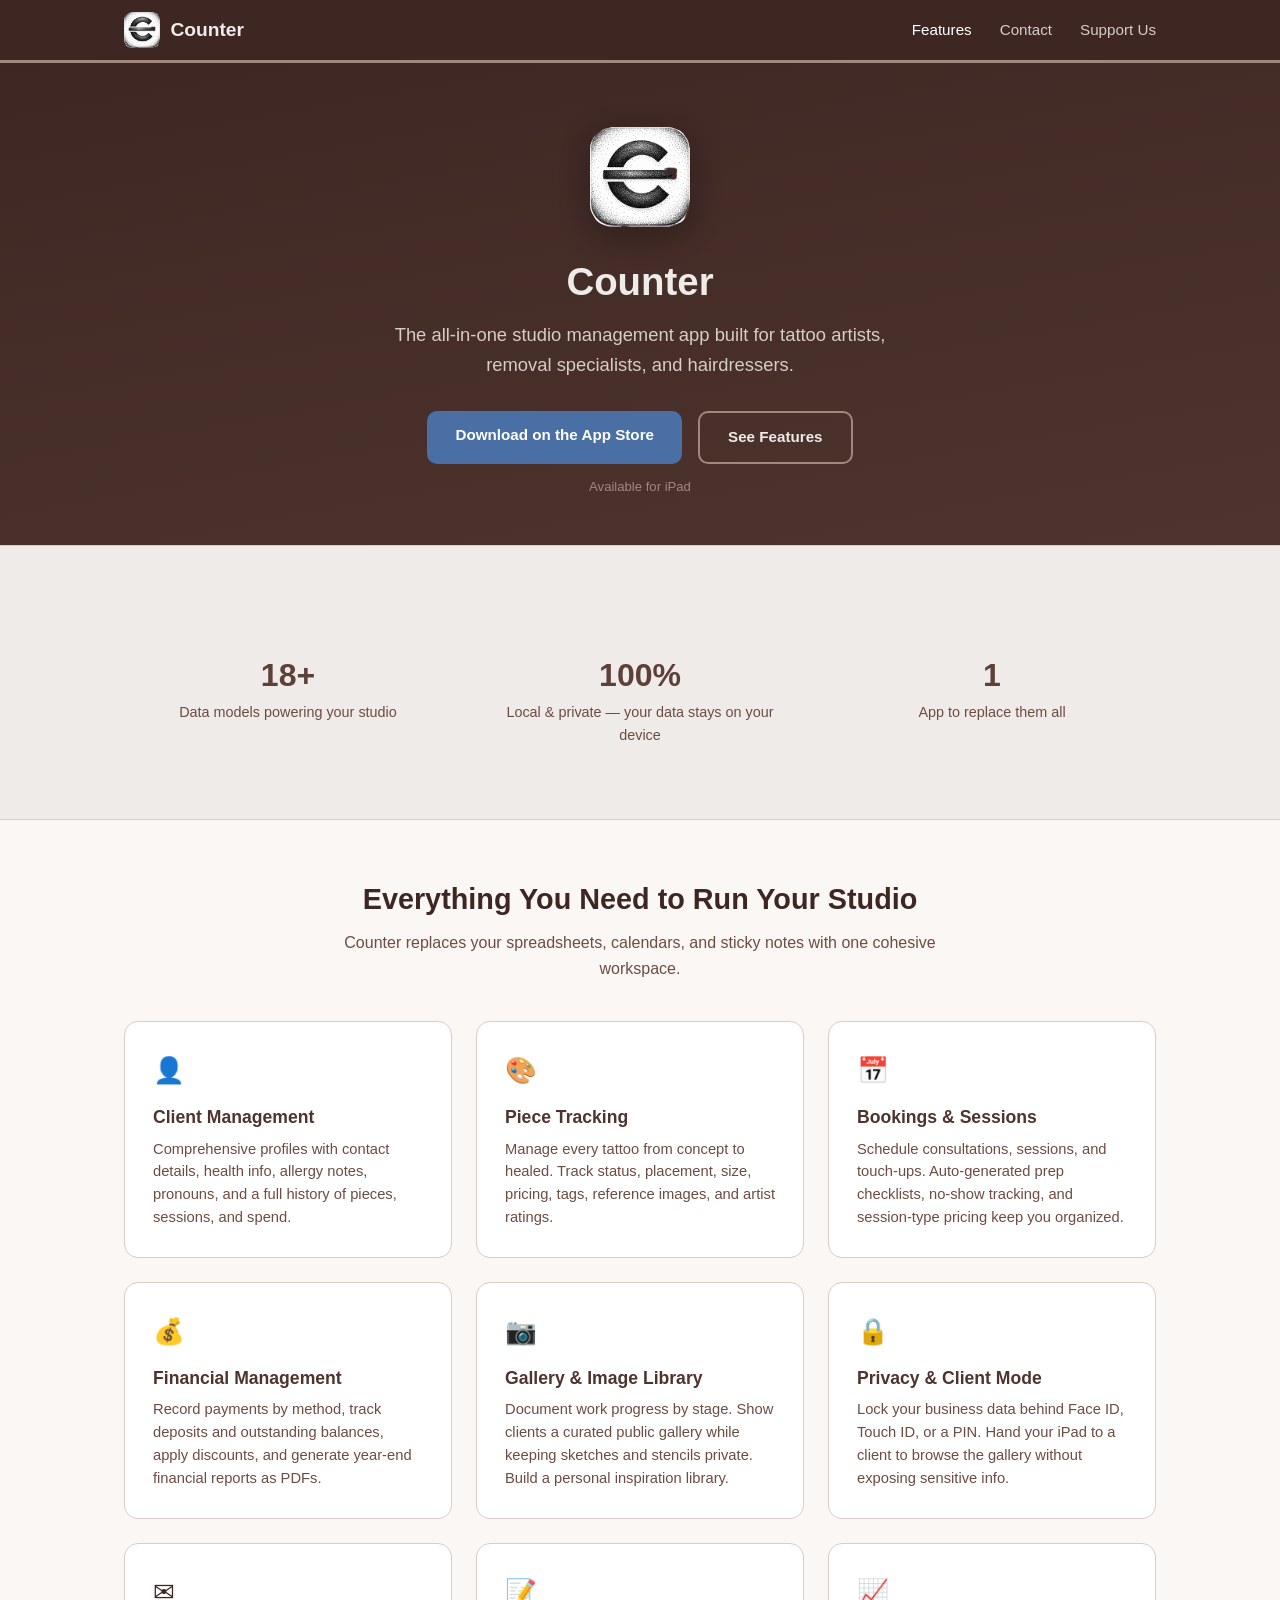
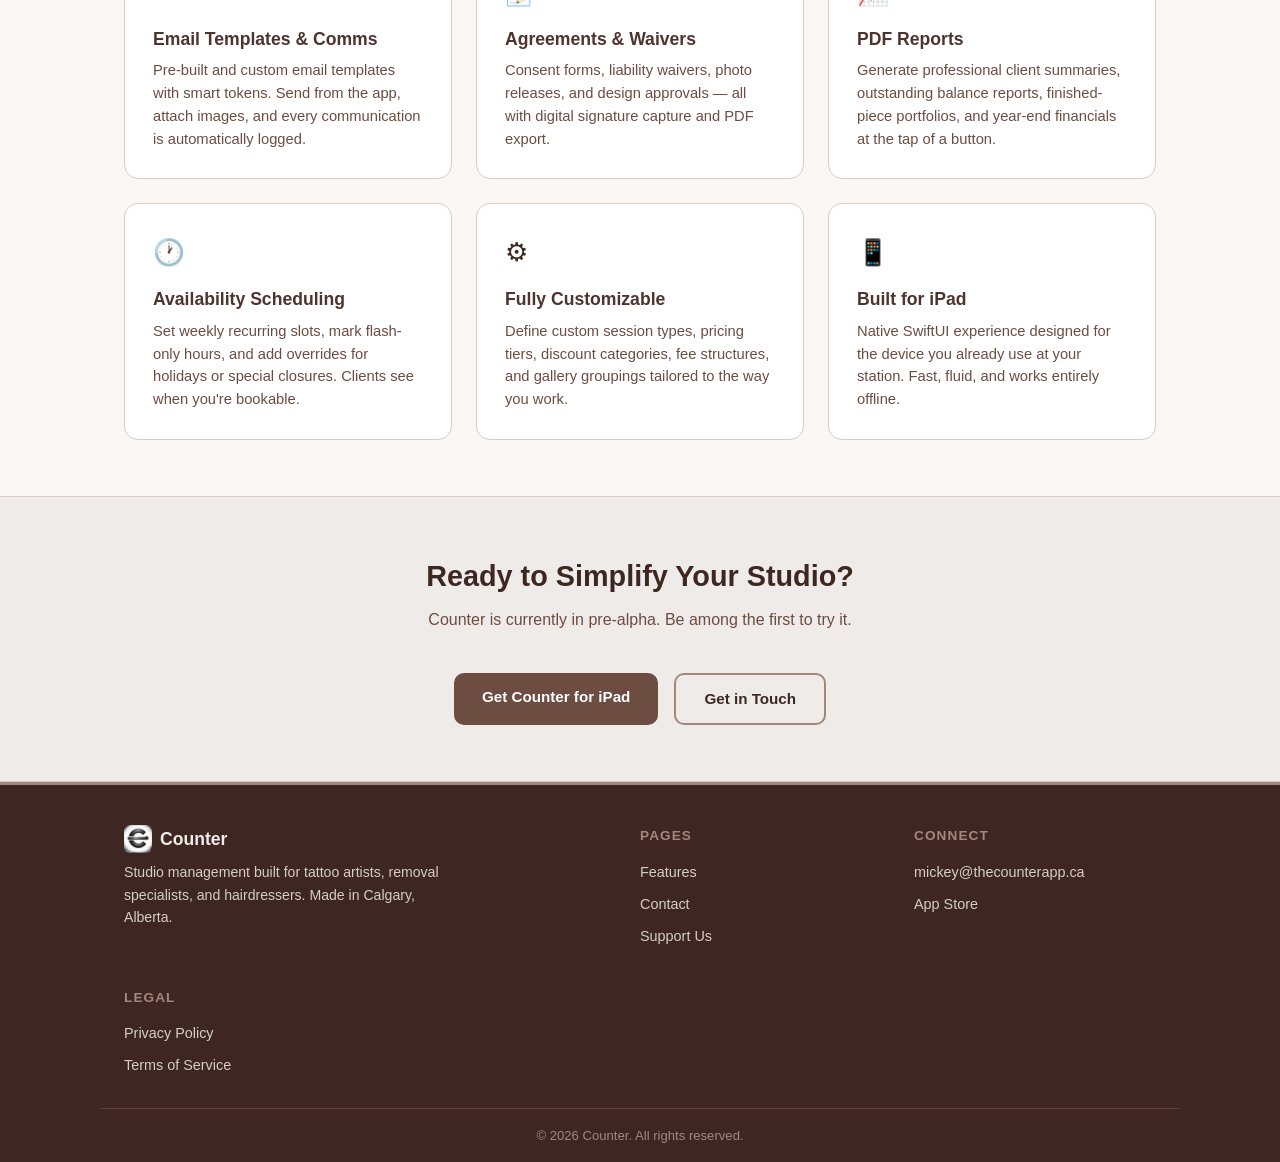
<file: docs/index.html>
<!DOCTYPE html>
<html lang="en">
<head>
  <meta charset="UTF-8">
  <meta name="viewport" content="width=device-width, initial-scale=1.0">
  <title>Counter &mdash; Studio Management for Creative Professionals</title>
  <link rel="icon" href="icon.png" type="image/png">
  <link rel="stylesheet" href="style.css">
</head>
<body>

<!-- ── Nav ── -->
<nav class="site-nav">
  <div class="nav-inner">
    <a href="index.html" class="nav-brand">
      <img src="icon.png" alt="Counter icon"> Counter
    </a>
    <button class="nav-toggle" aria-label="Menu" onclick="document.querySelector('.nav-links').classList.toggle('open')">
      <span></span><span></span><span></span>
    </button>
    <ul class="nav-links">
      <li><a href="index.html" class="active">Features</a></li>
      <li><a href="contact.html">Contact</a></li>
      <li><a href="donate.html">Support Us</a></li>
    </ul>
  </div>
</nav>

<!-- ── Hero ── -->
<header class="hero">
  <img src="icon.png" alt="Counter app icon" class="hero-icon">
  <h1>Counter</h1>
  <p class="tagline">The all-in-one studio management app built for tattoo artists, removal specialists, and hairdressers.</p>
  <div class="hero-buttons">
    <a href="#" class="btn btn-primary" onclick="alert('App Store link coming soon!');return false;">Download on the App&nbsp;Store</a>
    <a href="#features" class="btn btn-outline">See Features</a>
  </div>
  <p style="margin-top:0.75rem;font-size:0.82rem;color:var(--tan);">Available for iPad</p>
</header>

<!-- ── Stats Banner ── -->
<section class="highlight">
  <div class="section">
    <div class="highlight-grid">
      <div class="highlight-item">
        <div class="num">18+</div>
        <div class="label">Data models powering your studio</div>
      </div>
      <div class="highlight-item">
        <div class="num">100%</div>
        <div class="label">Local &amp; private &mdash; your data stays on your device</div>
      </div>
      <div class="highlight-item">
        <div class="num">1</div>
        <div class="label">App to replace them all</div>
      </div>
    </div>
  </div>
</section>

<!-- ── Features ── -->
<section class="section" id="features">
  <h2 class="section-title">Everything You Need to Run Your Studio</h2>
  <p class="section-subtitle">Counter replaces your spreadsheets, calendars, and sticky notes with one cohesive workspace.</p>

  <div class="features-grid">

    <div class="feature-card">
      <div class="icon">&#128100;</div>
      <h3>Client Management</h3>
      <p>Comprehensive profiles with contact details, health info, allergy notes, pronouns, and a full history of pieces, sessions, and spend.</p>
    </div>

    <div class="feature-card">
      <div class="icon">&#127912;</div>
      <h3>Piece Tracking</h3>
      <p>Manage every tattoo from concept to healed. Track status, placement, size, pricing, tags, reference images, and artist ratings.</p>
    </div>

    <div class="feature-card">
      <div class="icon">&#128197;</div>
      <h3>Bookings &amp; Sessions</h3>
      <p>Schedule consultations, sessions, and touch-ups. Auto-generated prep checklists, no-show tracking, and session-type pricing keep you organized.</p>
    </div>

    <div class="feature-card">
      <div class="icon">&#128176;</div>
      <h3>Financial Management</h3>
      <p>Record payments by method, track deposits and outstanding balances, apply discounts, and generate year-end financial reports as PDFs.</p>
    </div>

    <div class="feature-card">
      <div class="icon">&#128247;</div>
      <h3>Gallery &amp; Image Library</h3>
      <p>Document work progress by stage. Show clients a curated public gallery while keeping sketches and stencils private. Build a personal inspiration library.</p>
    </div>

    <div class="feature-card">
      <div class="icon">&#128274;</div>
      <h3>Privacy &amp; Client Mode</h3>
      <p>Lock your business data behind Face ID, Touch ID, or a PIN. Hand your iPad to a client to browse the gallery without exposing sensitive info.</p>
    </div>

    <div class="feature-card">
      <div class="icon">&#9993;</div>
      <h3>Email Templates &amp; Comms</h3>
      <p>Pre-built and custom email templates with smart tokens. Send from the app, attach images, and every communication is automatically logged.</p>
    </div>

    <div class="feature-card">
      <div class="icon">&#128221;</div>
      <h3>Agreements &amp; Waivers</h3>
      <p>Consent forms, liability waivers, photo releases, and design approvals &mdash; all with digital signature capture and PDF export.</p>
    </div>

    <div class="feature-card">
      <div class="icon">&#128200;</div>
      <h3>PDF Reports</h3>
      <p>Generate professional client summaries, outstanding balance reports, finished-piece portfolios, and year-end financials at the tap of a button.</p>
    </div>

    <div class="feature-card">
      <div class="icon">&#128336;</div>
      <h3>Availability Scheduling</h3>
      <p>Set weekly recurring slots, mark flash-only hours, and add overrides for holidays or special closures. Clients see when you're bookable.</p>
    </div>

    <div class="feature-card">
      <div class="icon">&#9881;</div>
      <h3>Fully Customizable</h3>
      <p>Define custom session types, pricing tiers, discount categories, fee structures, and gallery groupings tailored to the way you work.</p>
    </div>

    <div class="feature-card">
      <div class="icon">&#128241;</div>
      <h3>Built for iPad</h3>
      <p>Native SwiftUI experience designed for the device you already use at your station. Fast, fluid, and works entirely offline.</p>
    </div>

  </div>
</section>

<!-- ── CTA ── -->
<section class="highlight">
  <div class="section">
    <h2 class="section-title">Ready to Simplify Your Studio?</h2>
    <p class="section-subtitle">Counter is currently in pre-alpha. Be among the first to try it.</p>
    <div class="hero-buttons">
      <a href="#" class="btn btn-warm" onclick="alert('App Store link coming soon!');return false;">Get Counter for iPad</a>
      <a href="contact.html" class="btn btn-outline" style="color:var(--espresso);border-color:var(--tan);">Get in Touch</a>
    </div>
  </div>
</section>

<!-- ── Footer ── -->
<footer class="site-footer">
  <div class="footer-inner">
    <div>
      <div class="footer-brand"><img src="icon.png" alt="Counter"> Counter</div>
      <p style="font-size:0.88rem;max-width:320px;line-height:1.6;">Studio management built for tattoo artists, removal specialists, and hairdressers. Made in Calgary, Alberta.</p>
    </div>
    <div class="footer-col">
      <h4>Pages</h4>
      <ul>
        <li><a href="index.html">Features</a></li>
        <li><a href="contact.html">Contact</a></li>
        <li><a href="donate.html">Support Us</a></li>
      </ul>
    </div>
    <div class="footer-col">
      <h4>Connect</h4>
      <ul>
        <li><a href="mailto:mickey@thecounterapp.ca">mickey@thecounterapp.ca</a></li>
        <li><a href="#" onclick="alert('App Store link coming soon!');return false;">App Store</a></li>
      </ul>
    </div>
    <div class="footer-col">
      <h4>Legal</h4>
      <ul>
        <li><a href="privacy.html">Privacy Policy</a></li>
        <li><a href="terms.html">Terms of Service</a></li>
      </ul>
    </div>
  </div>
  <div class="footer-bottom">
    &copy; 2026 Counter. All rights reserved.
  </div>
</footer>

</body>
</html>
</file>
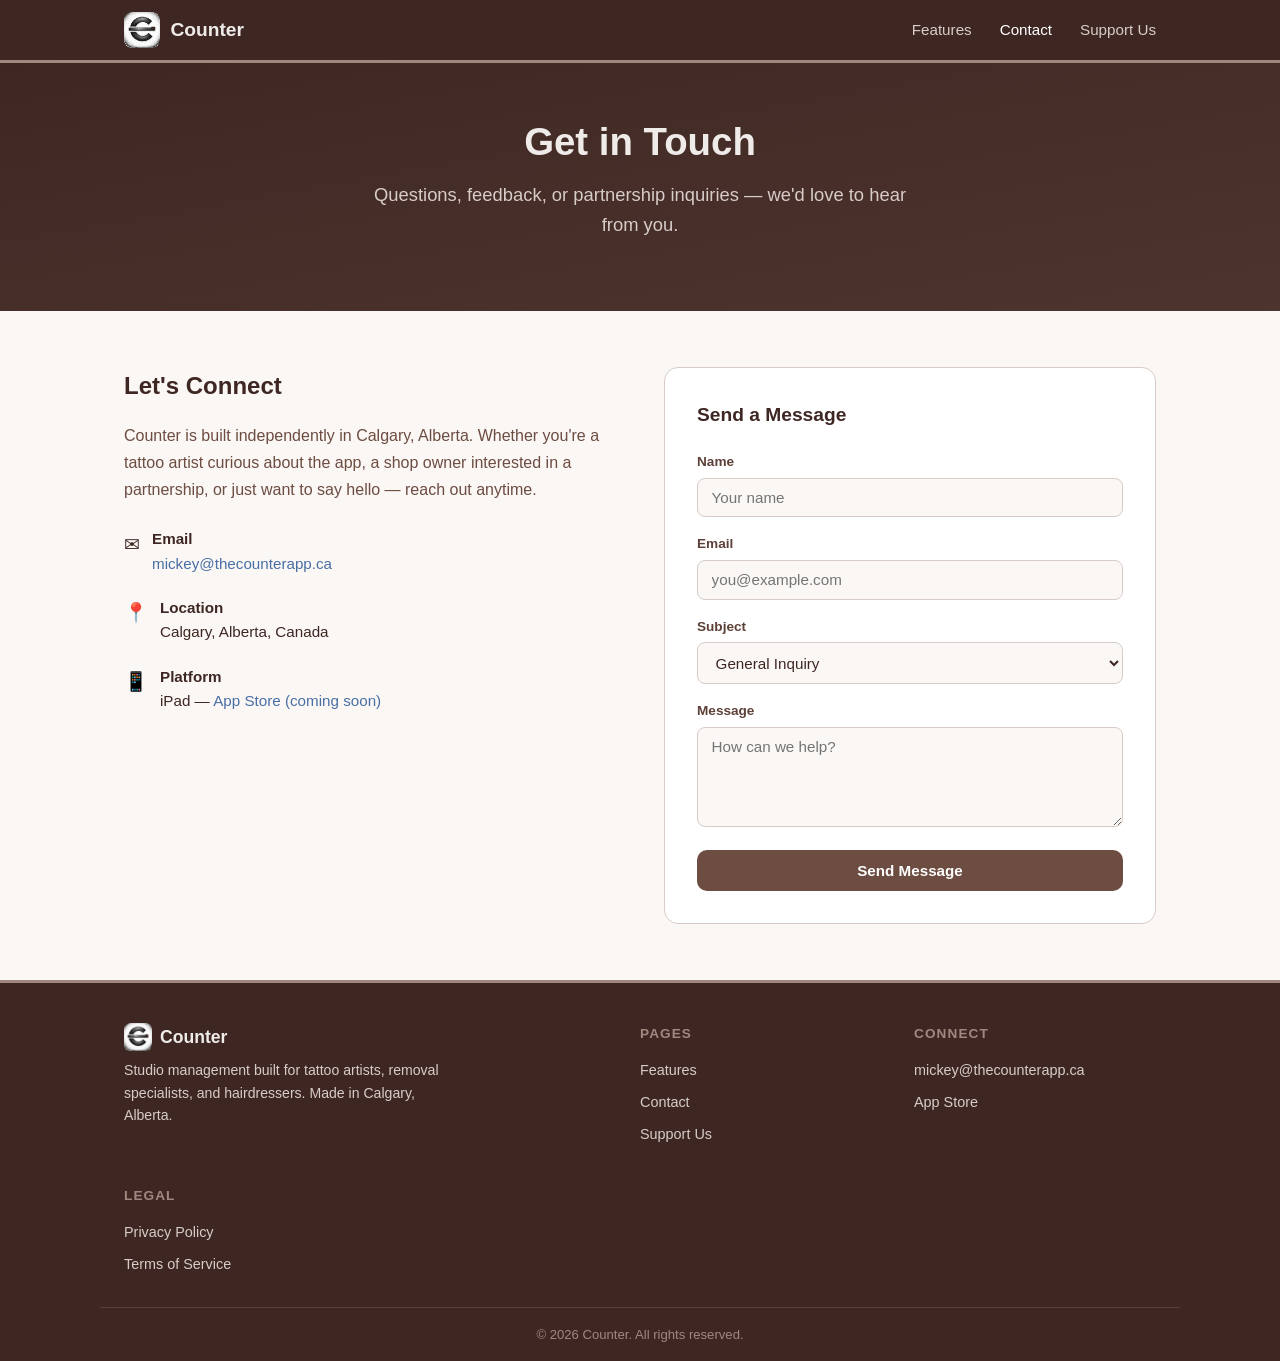
<file: docs/contact.html>
<!DOCTYPE html>
<html lang="en">
<head>
  <meta charset="UTF-8">
  <meta name="viewport" content="width=device-width, initial-scale=1.0">
  <title>Contact &mdash; Counter</title>
  <link rel="icon" href="icon.png" type="image/png">
  <link rel="stylesheet" href="style.css">
</head>
<body>

<!-- ── Nav ── -->
<nav class="site-nav">
  <div class="nav-inner">
    <a href="index.html" class="nav-brand">
      <img src="icon.png" alt="Counter icon"> Counter
    </a>
    <button class="nav-toggle" aria-label="Menu" onclick="document.querySelector('.nav-links').classList.toggle('open')">
      <span></span><span></span><span></span>
    </button>
    <ul class="nav-links">
      <li><a href="index.html">Features</a></li>
      <li><a href="contact.html" class="active">Contact</a></li>
      <li><a href="donate.html">Support Us</a></li>
    </ul>
  </div>
</nav>

<!-- ── Hero ── -->
<header class="hero" style="padding:3rem 1.5rem 2.5rem;">
  <h1>Get in Touch</h1>
  <p class="tagline">Questions, feedback, or partnership inquiries &mdash; we'd love to hear from you.</p>
</header>

<!-- ── Contact Section ── -->
<section class="section">
  <div class="contact-layout">

    <div class="contact-info">
      <h2>Let's Connect</h2>
      <p>Counter is built independently in Calgary, Alberta. Whether you're a tattoo artist curious about the app, a shop owner interested in a partnership, or just want to say hello &mdash; reach out anytime.</p>

      <div class="contact-detail">
        <div class="cd-icon">&#9993;</div>
        <div class="cd-text">
          <strong>Email</strong><br>
          <a href="mailto:mickey@thecounterapp.ca">mickey@thecounterapp.ca</a>
        </div>
      </div>

      <div class="contact-detail">
        <div class="cd-icon">&#128205;</div>
        <div class="cd-text">
          <strong>Location</strong><br>
          Calgary, Alberta, Canada
        </div>
      </div>

      <div class="contact-detail">
        <div class="cd-icon">&#128241;</div>
        <div class="cd-text">
          <strong>Platform</strong><br>
          iPad &mdash; <a href="#" onclick="alert('App Store link coming soon!');return false;">App Store (coming soon)</a>
        </div>
      </div>
    </div>

    <div class="form-card">
      <h3>Send a Message</h3>
      <form action="https://formsubmit.co/mickey@thecounterapp.ca" method="POST">
        <!-- honeypot -->
        <input type="text" name="_honey" style="display:none">
        <!-- disable captcha page -->
        <input type="hidden" name="_captcha" value="false">
        <!-- redirect back after submit -->
        <input type="hidden" name="_next" value="contact.html?sent=1">

        <div class="form-group">
          <label for="name">Name</label>
          <input type="text" id="name" name="name" required placeholder="Your name">
        </div>
        <div class="form-group">
          <label for="email">Email</label>
          <input type="email" id="email" name="email" required placeholder="you@example.com">
        </div>
        <div class="form-group">
          <label for="subject">Subject</label>
          <select id="subject" name="subject">
            <option value="General Inquiry">General Inquiry</option>
            <option value="Bug Report">Bug Report</option>
            <option value="Feature Request">Feature Request</option>
            <option value="Partnership">Partnership</option>
            <option value="Other">Other</option>
          </select>
        </div>
        <div class="form-group">
          <label for="message">Message</label>
          <textarea id="message" name="message" required placeholder="How can we help?"></textarea>
        </div>
        <button type="submit" class="btn btn-warm" style="width:100%;">Send Message</button>
      </form>

      <!-- Success banner (shown via query param) -->
      <div id="sent-banner" style="display:none;margin-top:1rem;padding:0.75rem 1rem;background:#e8f5e9;color:#2e7d32;border-radius:8px;font-size:0.9rem;text-align:center;">
        Message sent! We'll get back to you soon.
      </div>
    </div>

  </div>
</section>

<!-- ── Footer ── -->
<footer class="site-footer">
  <div class="footer-inner">
    <div>
      <div class="footer-brand"><img src="icon.png" alt="Counter"> Counter</div>
      <p style="font-size:0.88rem;max-width:320px;line-height:1.6;">Studio management built for tattoo artists, removal specialists, and hairdressers. Made in Calgary, Alberta.</p>
    </div>
    <div class="footer-col">
      <h4>Pages</h4>
      <ul>
        <li><a href="index.html">Features</a></li>
        <li><a href="contact.html">Contact</a></li>
        <li><a href="donate.html">Support Us</a></li>
      </ul>
    </div>
    <div class="footer-col">
      <h4>Connect</h4>
      <ul>
        <li><a href="mailto:mickey@thecounterapp.ca">mickey@thecounterapp.ca</a></li>
        <li><a href="#" onclick="alert('App Store link coming soon!');return false;">App Store</a></li>
      </ul>
    </div>
    <div class="footer-col">
      <h4>Legal</h4>
      <ul>
        <li><a href="privacy.html">Privacy Policy</a></li>
        <li><a href="terms.html">Terms of Service</a></li>
      </ul>
    </div>
  </div>
  <div class="footer-bottom">
    &copy; 2026 Counter. All rights reserved.
  </div>
</footer>

<script>
  if (new URLSearchParams(window.location.search).has('sent')) {
    document.getElementById('sent-banner').style.display = 'block';
  }
</script>

</body>
</html>
</file>
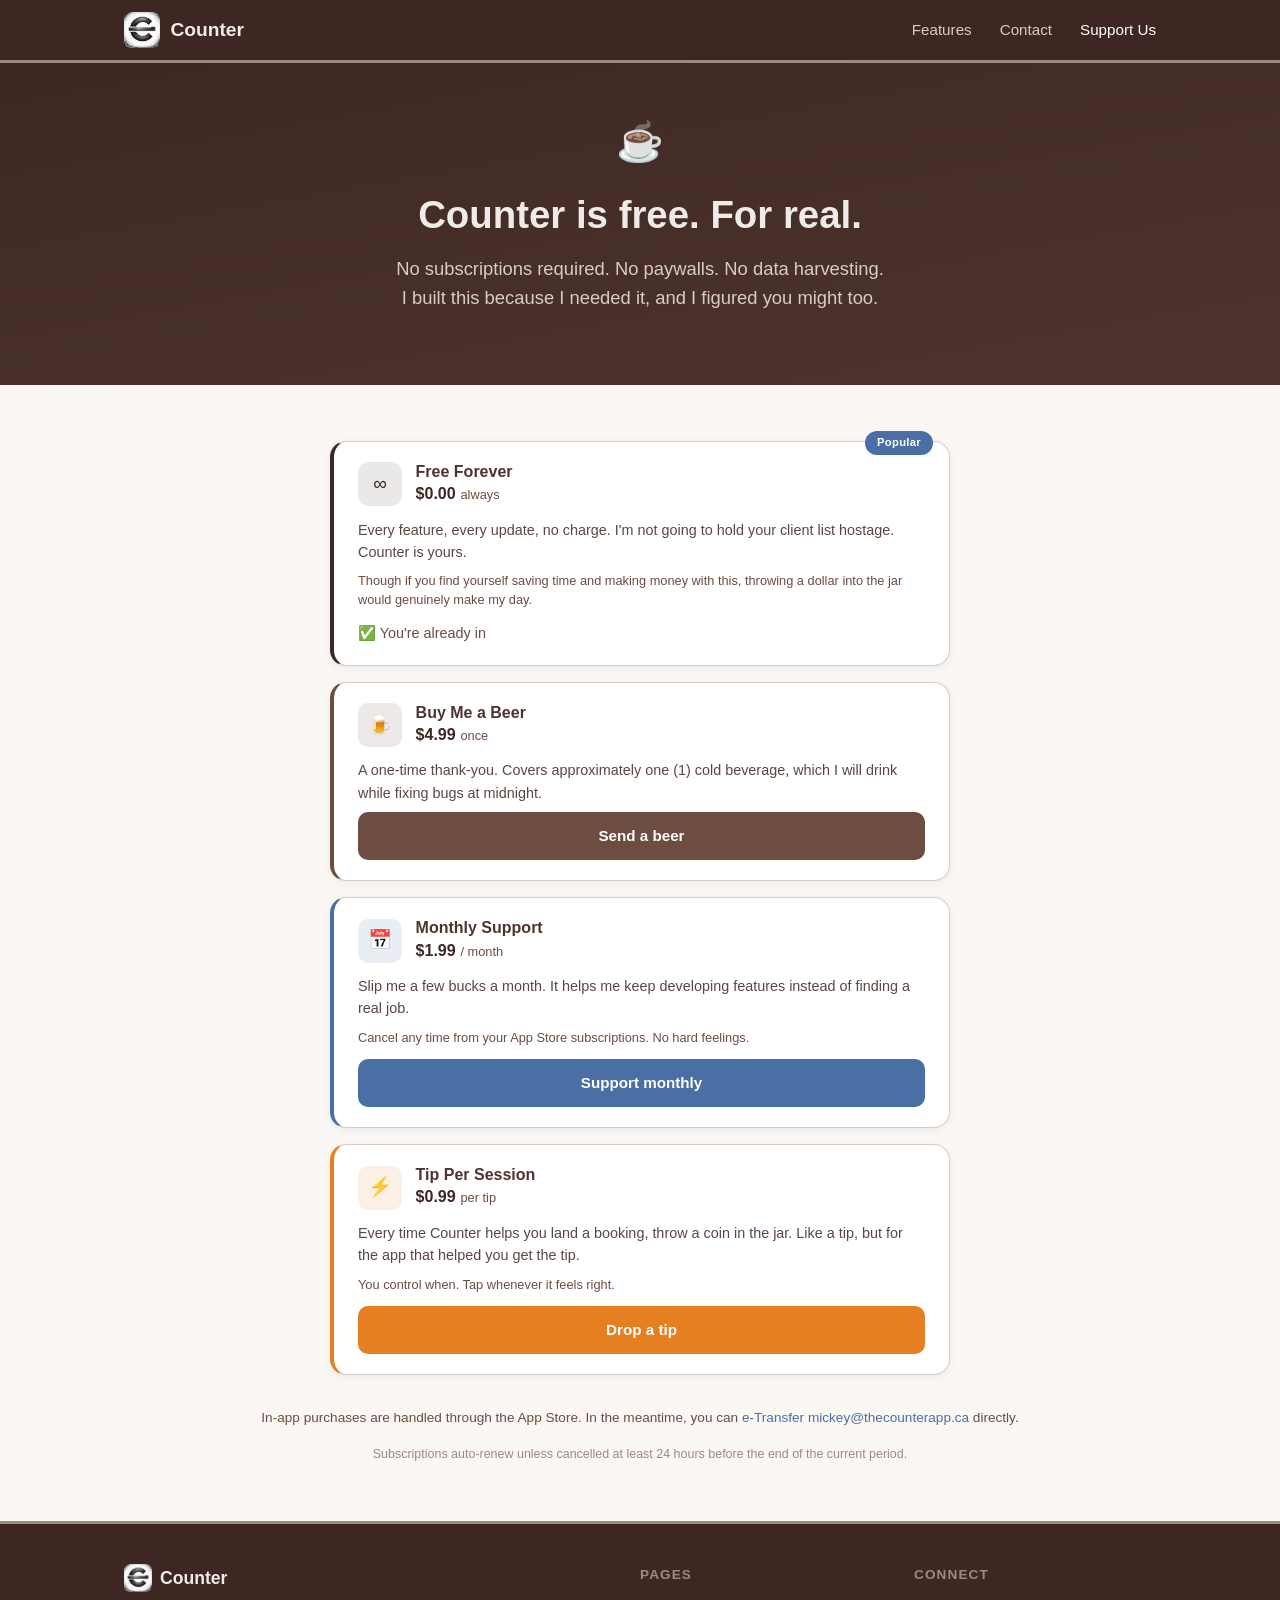
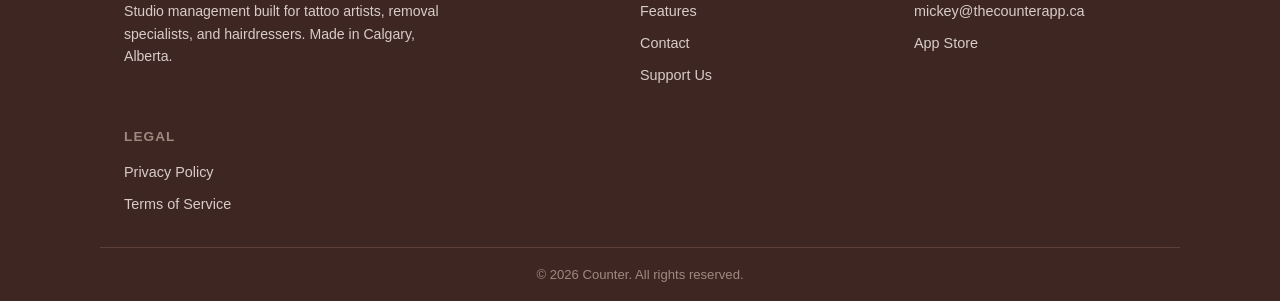
<file: docs/donate.html>
<!DOCTYPE html>
<html lang="en">
<head>
  <meta charset="UTF-8">
  <meta name="viewport" content="width=device-width, initial-scale=1.0">
  <title>Support Counter &mdash; Donate</title>
  <link rel="icon" href="icon.png" type="image/png">
  <link rel="stylesheet" href="style.css">
</head>
<body>

<!-- ── Nav ── -->
<nav class="site-nav">
  <div class="nav-inner">
    <a href="index.html" class="nav-brand">
      <img src="icon.png" alt="Counter icon"> Counter
    </a>
    <button class="nav-toggle" aria-label="Menu" onclick="document.querySelector('.nav-links').classList.toggle('open')">
      <span></span><span></span><span></span>
    </button>
    <ul class="nav-links">
      <li><a href="index.html">Features</a></li>
      <li><a href="contact.html">Contact</a></li>
      <li><a href="donate.html" class="active">Support Us</a></li>
    </ul>
  </div>
</nav>

<!-- ── Hero ── -->
<header class="hero" style="padding:3rem 1.5rem 2.5rem;">
  <div style="font-size:2.4rem;margin-bottom:0.75rem;">&#9749;&#65039;</div>
  <h1>Counter is free. For real.</h1>
  <p class="tagline">No subscriptions required. No paywalls. No data harvesting.<br>I built this because I needed it, and I figured you might too.</p>
</header>

<!-- ── Donation Tiers ── -->
<section class="section">

  <div class="donate-tiers">

    <!-- Free Forever -->
    <div class="tier-card featured" style="border-left:4px solid var(--espresso);">
      <div class="tier-header">
        <div class="tier-icon" style="background:rgba(62,39,35,0.1);color:var(--espresso);">&#8734;</div>
        <div>
          <div class="tier-name">Free Forever</div>
          <div class="tier-price-row"><span class="tier-price">$0.00</span> <span class="tier-freq">always</span></div>
        </div>
      </div>
      <p class="tier-desc">Every feature, every update, no charge. I'm not going to hold your client list hostage. Counter is yours.</p>
      <p class="tier-footnote">Though if you find yourself saving time and making money with this, throwing a dollar into the jar would genuinely make my day.</p>
      <div class="tier-btn-row">
        <span class="tier-status">&#9989; You're already in</span>
      </div>
    </div>

    <!-- Buy Me a Beer -->
    <div class="tier-card" style="border-left:4px solid var(--warm-brown);">
      <div class="tier-header">
        <div class="tier-icon" style="background:rgba(109,76,65,0.12);color:var(--warm-brown);">&#127866;</div>
        <div>
          <div class="tier-name">Buy Me a Beer</div>
          <div class="tier-price-row"><span class="tier-price">$4.99</span> <span class="tier-freq">once</span></div>
        </div>
      </div>
      <p class="tier-desc">A one-time thank-you. Covers approximately one (1) cold beverage, which I will drink while fixing bugs at midnight.</p>
      <a href="#" class="btn btn-warm tier-btn" onclick="alert('Available in-app via the App Store. For now, you can e-Transfer to mickey@thecounterapp.ca');return false;">Send a beer</a>
    </div>

    <!-- Monthly Support -->
    <div class="tier-card" style="border-left:4px solid var(--accent);">
      <div class="tier-header">
        <div class="tier-icon" style="background:rgba(74,111,165,0.12);color:var(--accent);">&#128197;</div>
        <div>
          <div class="tier-name">Monthly Support</div>
          <div class="tier-price-row"><span class="tier-price">$1.99</span> <span class="tier-freq">/ month</span></div>
        </div>
      </div>
      <p class="tier-desc">Slip me a few bucks a month. It helps me keep developing features instead of finding a real job.</p>
      <p class="tier-footnote">Cancel any time from your App Store subscriptions. No hard feelings.</p>
      <a href="#" class="btn btn-primary tier-btn" onclick="alert('Available in-app via the App Store. For now, you can e-Transfer to mickey@thecounterapp.ca');return false;">Support monthly</a>
    </div>

    <!-- Tip Per Session -->
    <div class="tier-card" style="border-left:4px solid #e67e22;">
      <div class="tier-header">
        <div class="tier-icon" style="background:rgba(230,126,34,0.12);color:#e67e22;">&#9889;</div>
        <div>
          <div class="tier-name">Tip Per Session</div>
          <div class="tier-price-row"><span class="tier-price">$0.99</span> <span class="tier-freq">per tip</span></div>
        </div>
      </div>
      <p class="tier-desc">Every time Counter helps you land a booking, throw a coin in the jar. Like a tip, but for the app that helped you get the tip.</p>
      <p class="tier-footnote">You control when. Tap whenever it feels right.</p>
      <a href="#" class="btn btn-warm tier-btn" style="background:#e67e22;" onclick="alert('Available in-app via the App Store. For now, you can e-Transfer to mickey@thecounterapp.ca');return false;">Drop a tip</a>
    </div>

  </div>

  <p class="text-center mt-2" style="color:var(--text-light);font-size:0.85rem;">
    In-app purchases are handled through the App Store. In the meantime, you can
    <a href="mailto:mickey@thecounterapp.ca">e-Transfer mickey@thecounterapp.ca</a> directly.
  </p>

  <p class="text-center" style="color:var(--tan);font-size:0.78rem;margin-top:1rem;">
    Subscriptions auto-renew unless cancelled at least 24 hours before the end of the current period.
  </p>
</section>

<!-- ── Footer ── -->
<footer class="site-footer">
  <div class="footer-inner">
    <div>
      <div class="footer-brand"><img src="icon.png" alt="Counter"> Counter</div>
      <p style="font-size:0.88rem;max-width:320px;line-height:1.6;">Studio management built for tattoo artists, removal specialists, and hairdressers. Made in Calgary, Alberta.</p>
    </div>
    <div class="footer-col">
      <h4>Pages</h4>
      <ul>
        <li><a href="index.html">Features</a></li>
        <li><a href="contact.html">Contact</a></li>
        <li><a href="donate.html">Support Us</a></li>
      </ul>
    </div>
    <div class="footer-col">
      <h4>Connect</h4>
      <ul>
        <li><a href="mailto:mickey@thecounterapp.ca">mickey@thecounterapp.ca</a></li>
        <li><a href="#" onclick="alert('App Store link coming soon!');return false;">App Store</a></li>
      </ul>
    </div>
    <div class="footer-col">
      <h4>Legal</h4>
      <ul>
        <li><a href="privacy.html">Privacy Policy</a></li>
        <li><a href="terms.html">Terms of Service</a></li>
      </ul>
    </div>
  </div>
  <div class="footer-bottom">
    &copy; 2026 Counter. All rights reserved.
  </div>
</footer>

</body>
</html>
</file>
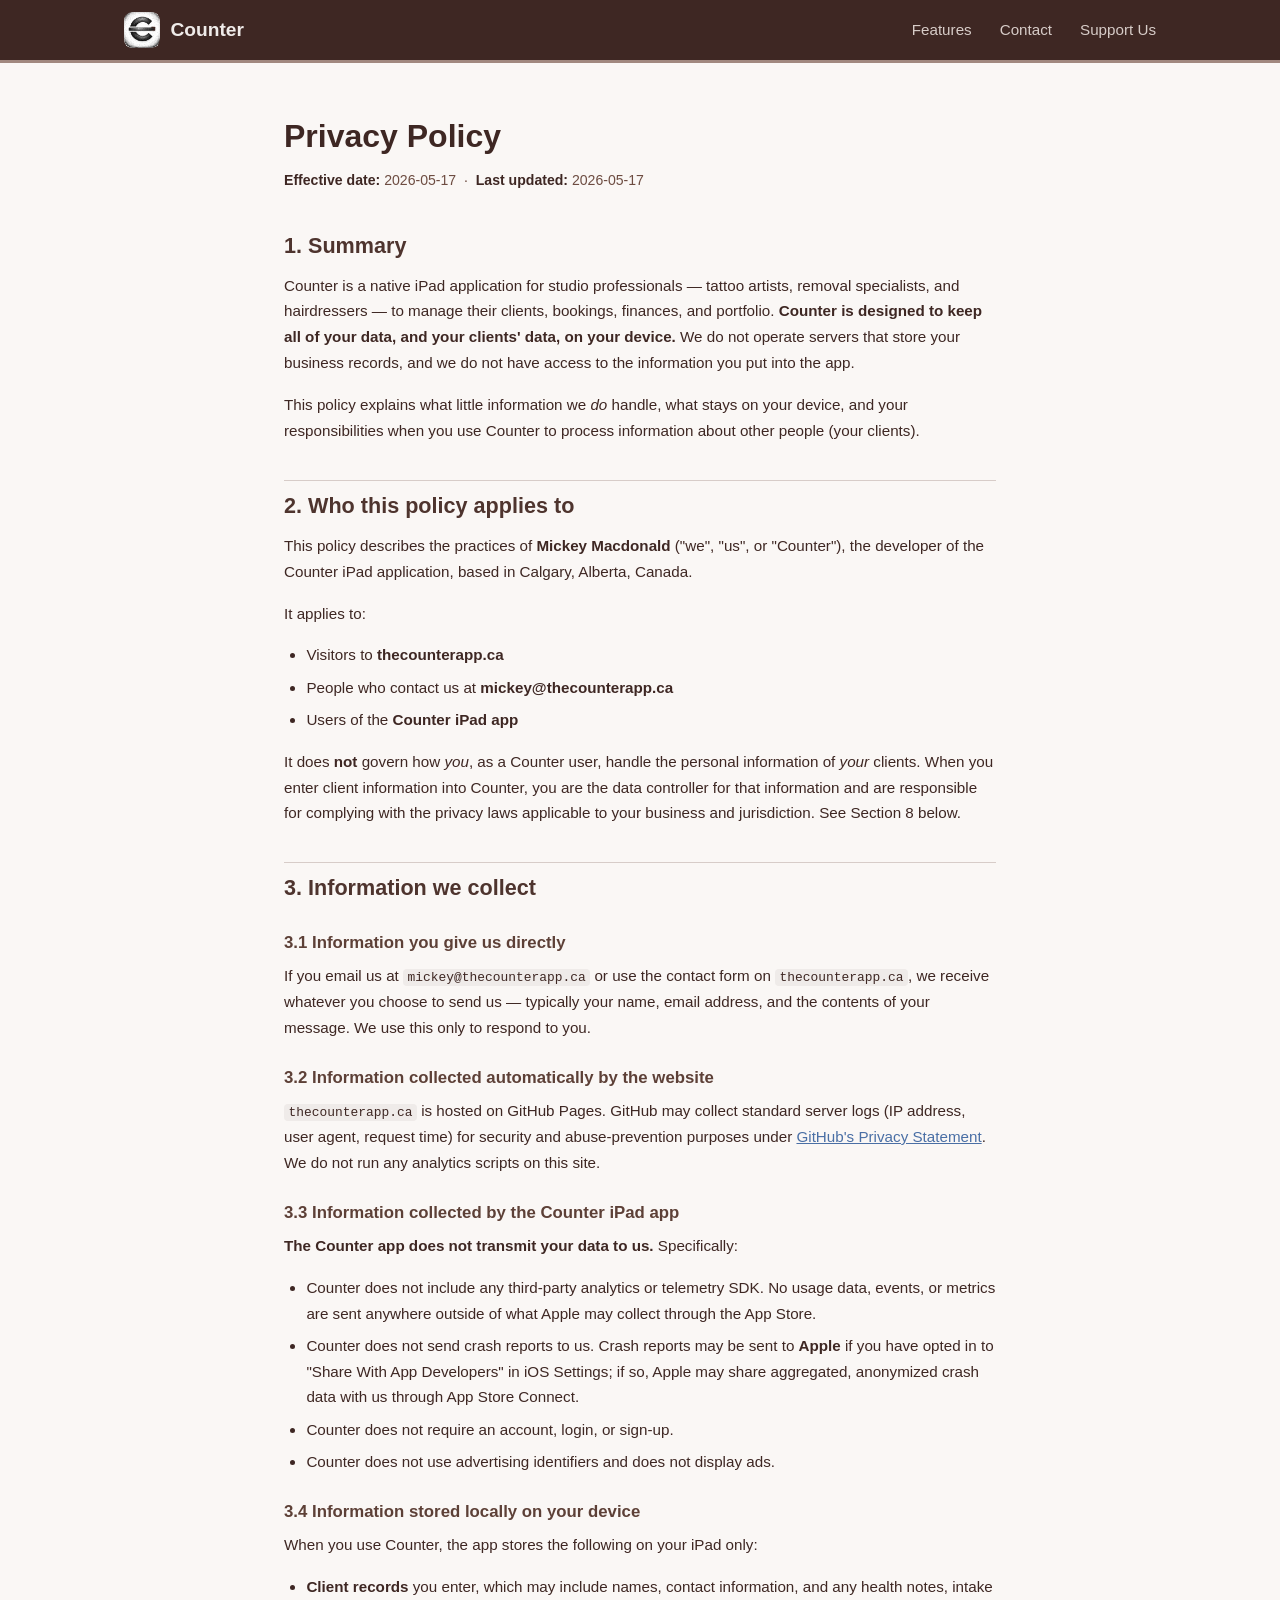
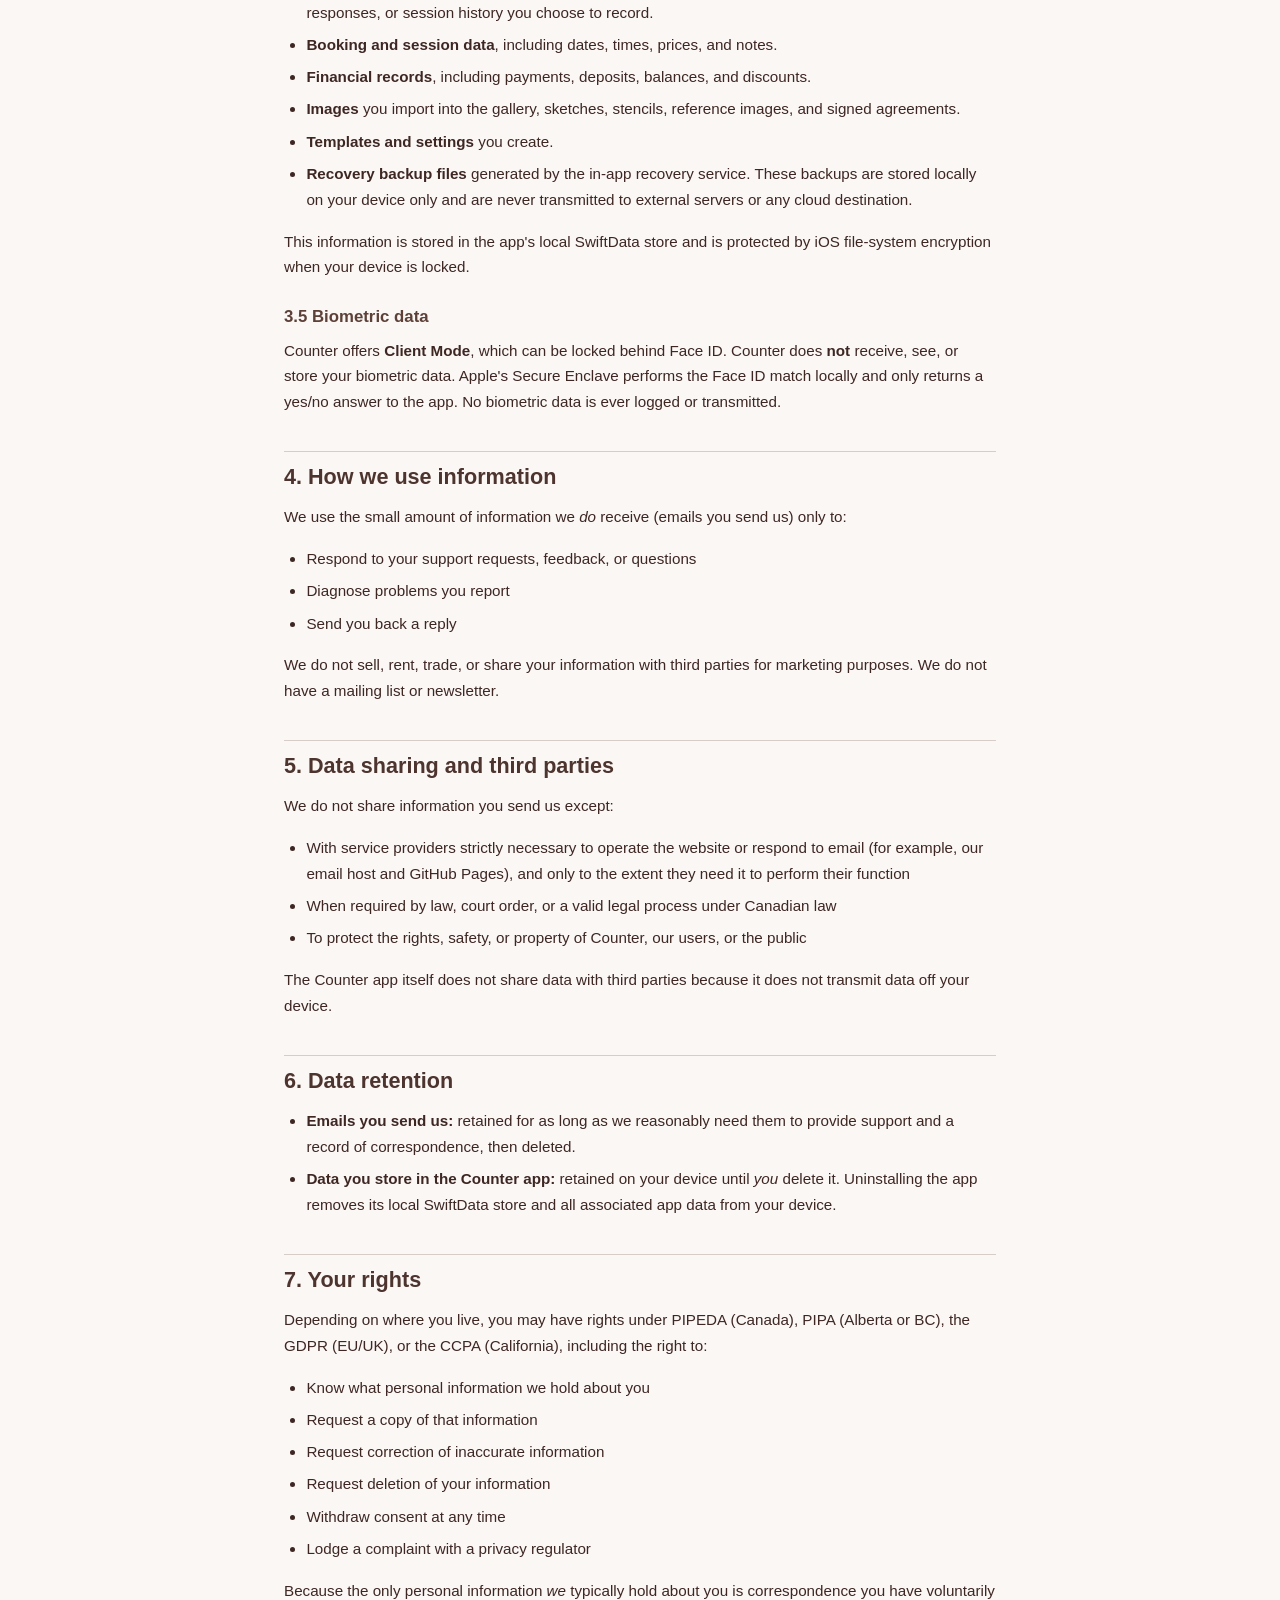
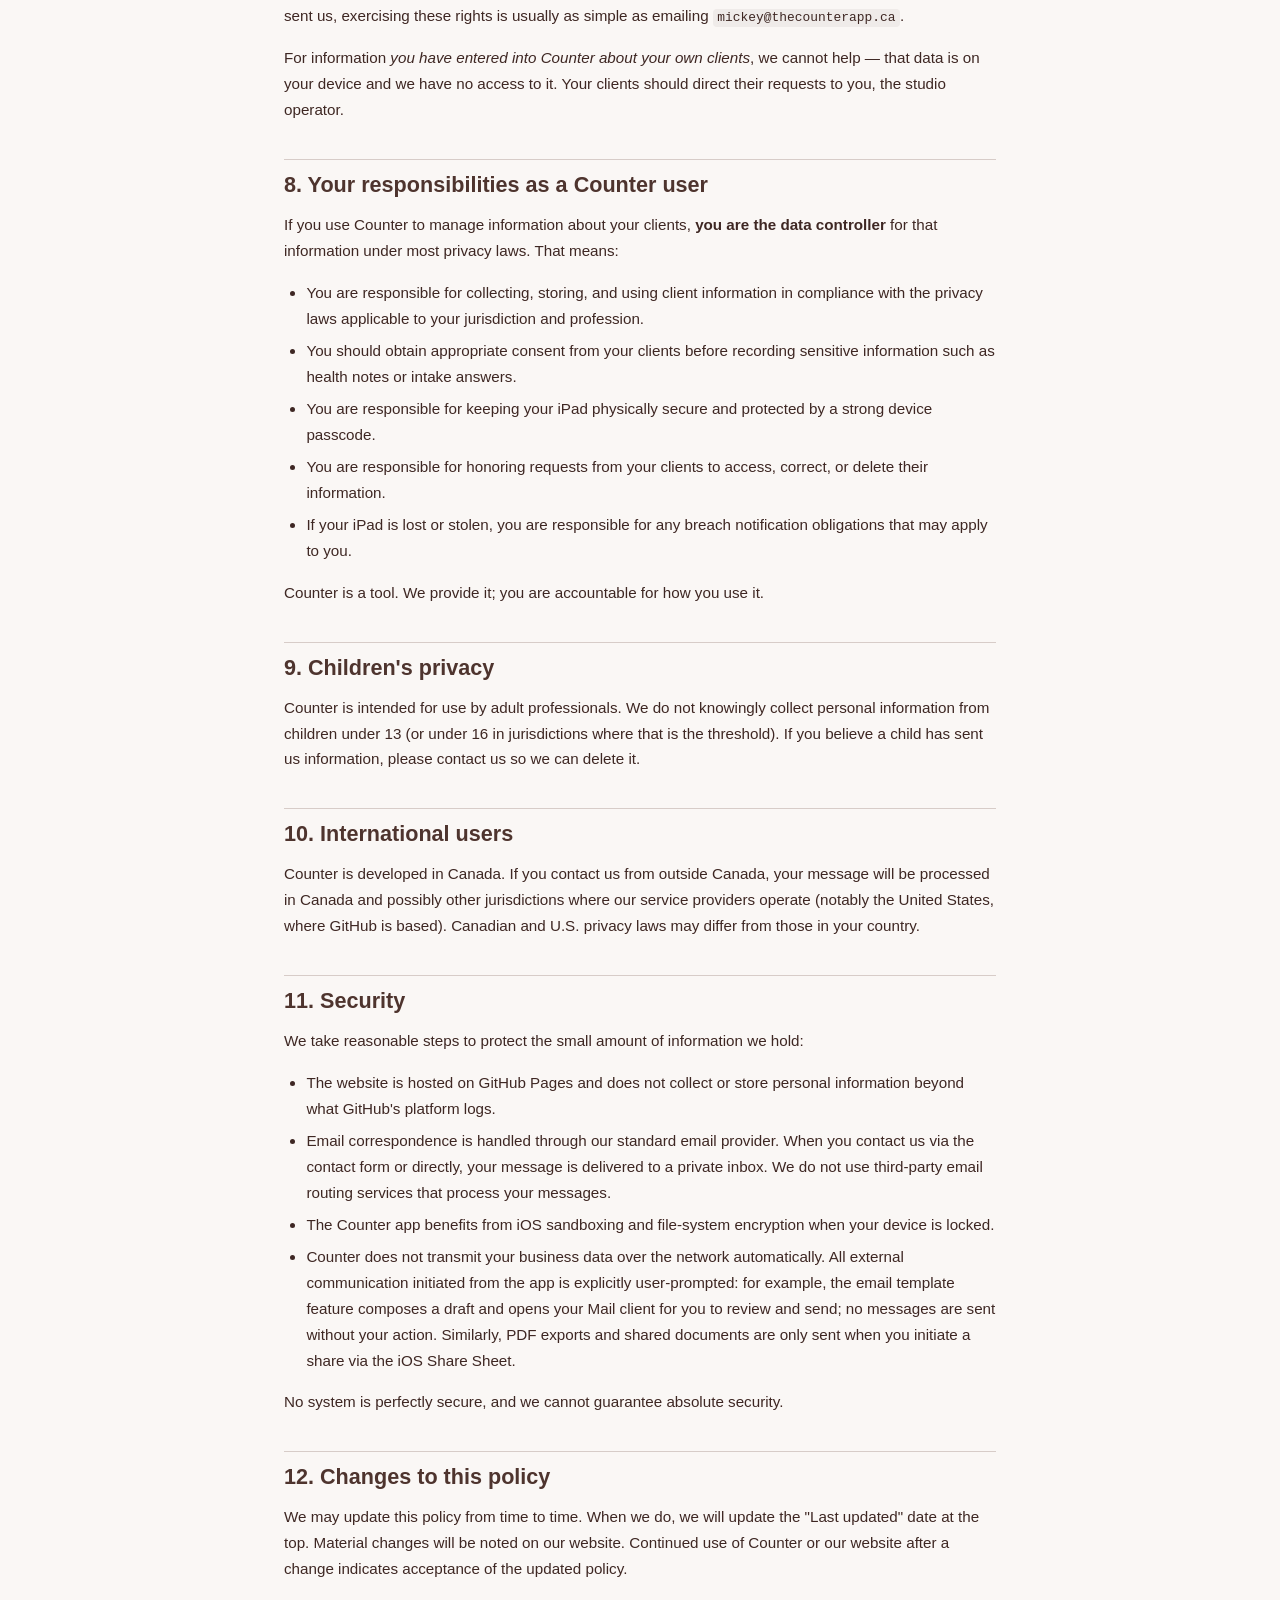
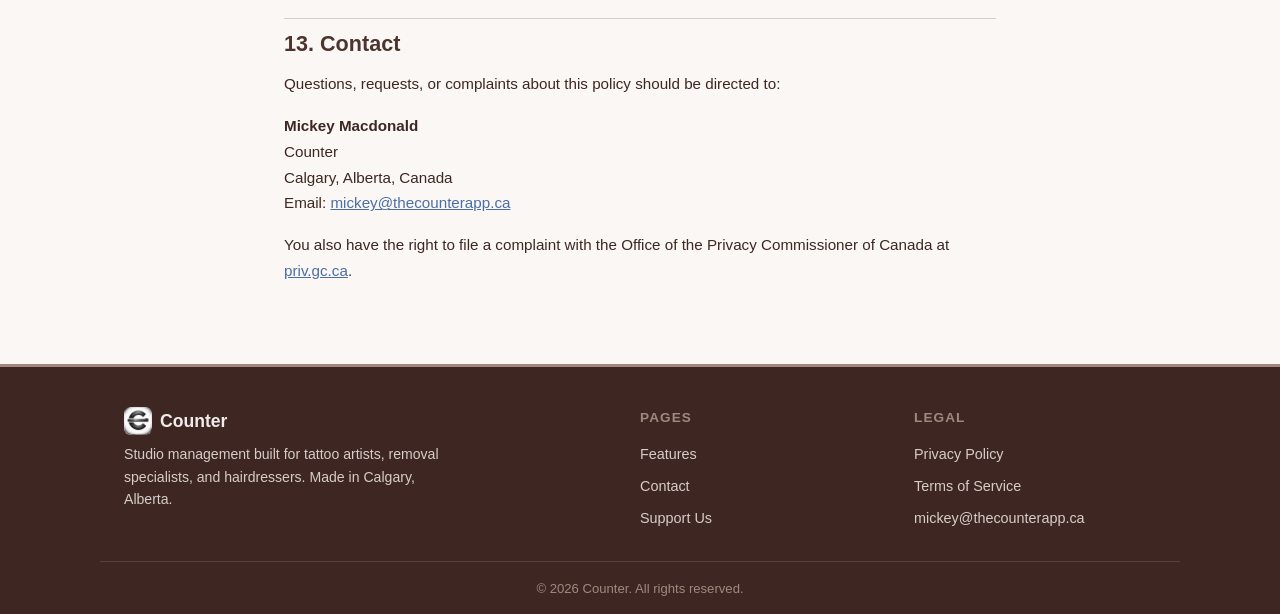
<file: docs/privacy.html>
<!DOCTYPE html>
<html lang="en">
<head>
  <meta charset="UTF-8">
  <meta name="viewport" content="width=device-width, initial-scale=1.0">
  <title>Privacy Policy &mdash; Counter</title>
  <link rel="icon" href="icon.png" type="image/png">
  <link rel="stylesheet" href="style.css">
</head>
<body>

<!-- ── Nav ── -->
<nav class="site-nav">
  <div class="nav-inner">
    <a href="index.html" class="nav-brand">
      <img src="icon.png" alt="Counter icon"> Counter
    </a>
    <button class="nav-toggle" aria-label="Menu" onclick="document.querySelector('.nav-links').classList.toggle('open')">
      <span></span><span></span><span></span>
    </button>
    <ul class="nav-links">
      <li><a href="index.html">Features</a></li>
      <li><a href="contact.html">Contact</a></li>
      <li><a href="donate.html">Support Us</a></li>
    </ul>
  </div>
</nav>

<main class="legal">

  <h1>Privacy Policy</h1>
  <p class="legal-meta"><strong>Effective date:</strong> 2026-05-17 &nbsp;·&nbsp; <strong>Last updated:</strong> 2026-05-17</p>

  <h2>1. Summary</h2>
  <p>Counter is a native iPad application for studio professionals &mdash; tattoo artists, removal specialists, and hairdressers &mdash; to manage their clients, bookings, finances, and portfolio. <strong>Counter is designed to keep all of your data, and your clients' data, on your device.</strong> We do not operate servers that store your business records, and we do not have access to the information you put into the app.</p>
  <p>This policy explains what little information we <em>do</em> handle, what stays on your device, and your responsibilities when you use Counter to process information about other people (your clients).</p>

  <h2>2. Who this policy applies to</h2>
  <p>This policy describes the practices of <strong>Mickey Macdonald</strong> ("we", "us", or "Counter"), the developer of the Counter iPad application, based in Calgary, Alberta, Canada.</p>
  <p>It applies to:</p>
  <ul>
    <li>Visitors to <strong>thecounterapp.ca</strong></li>
    <li>People who contact us at <strong>mickey@thecounterapp.ca</strong></li>
    <li>Users of the <strong>Counter iPad app</strong></li>
  </ul>
  <p>It does <strong>not</strong> govern how <em>you</em>, as a Counter user, handle the personal information of <em>your</em> clients. When you enter client information into Counter, you are the data controller for that information and are responsible for complying with the privacy laws applicable to your business and jurisdiction. See Section 8 below.</p>

  <h2>3. Information we collect</h2>

  <h3>3.1 Information you give us directly</h3>
  <p>If you email us at <code>mickey@thecounterapp.ca</code> or use the contact form on <code>thecounterapp.ca</code>, we receive whatever you choose to send us &mdash; typically your name, email address, and the contents of your message. We use this only to respond to you.</p>

  <h3>3.2 Information collected automatically by the website</h3>
  <p><code>thecounterapp.ca</code> is hosted on GitHub Pages. GitHub may collect standard server logs (IP address, user agent, request time) for security and abuse-prevention purposes under <a href="https://docs.github.com/en/site-policy/privacy-policies/github-general-privacy-statement">GitHub's Privacy Statement</a>. We do not run any analytics scripts on this site.</p>

  <h3>3.3 Information collected by the Counter iPad app</h3>
  <p><strong>The Counter app does not transmit your data to us.</strong> Specifically:</p>
  <ul>
    <li>Counter does not include any third-party analytics or telemetry SDK. No usage data, events, or metrics are sent anywhere outside of what Apple may collect through the App Store.</li>
    <li>Counter does not send crash reports to us. Crash reports may be sent to <strong>Apple</strong> if you have opted in to "Share With App Developers" in iOS Settings; if so, Apple may share aggregated, anonymized crash data with us through App Store Connect.</li>
    <li>Counter does not require an account, login, or sign-up.</li>
    <li>Counter does not use advertising identifiers and does not display ads.</li>
  </ul>

  <h3>3.4 Information stored locally on your device</h3>
  <p>When you use Counter, the app stores the following on your iPad only:</p>
  <ul>
    <li><strong>Client records</strong> you enter, which may include names, contact information, and any health notes, intake responses, or session history you choose to record.</li>
    <li><strong>Booking and session data</strong>, including dates, times, prices, and notes.</li>
    <li><strong>Financial records</strong>, including payments, deposits, balances, and discounts.</li>
    <li><strong>Images</strong> you import into the gallery, sketches, stencils, reference images, and signed agreements.</li>
    <li><strong>Templates and settings</strong> you create.</li>
    <li><strong>Recovery backup files</strong> generated by the in-app recovery service. These backups are stored locally on your device only and are never transmitted to external servers or any cloud destination.</li>
  </ul>
  <p>This information is stored in the app's local SwiftData store and is protected by iOS file-system encryption when your device is locked.</p>

  <h3>3.5 Biometric data</h3>
  <p>Counter offers <strong>Client Mode</strong>, which can be locked behind Face ID. Counter does <strong>not</strong> receive, see, or store your biometric data. Apple's Secure Enclave performs the Face ID match locally and only returns a yes/no answer to the app. No biometric data is ever logged or transmitted.</p>

  <h2>4. How we use information</h2>
  <p>We use the small amount of information we <em>do</em> receive (emails you send us) only to:</p>
  <ul>
    <li>Respond to your support requests, feedback, or questions</li>
    <li>Diagnose problems you report</li>
    <li>Send you back a reply</li>
  </ul>
  <p>We do not sell, rent, trade, or share your information with third parties for marketing purposes. We do not have a mailing list or newsletter.</p>

  <h2>5. Data sharing and third parties</h2>
  <p>We do not share information you send us except:</p>
  <ul>
    <li>With service providers strictly necessary to operate the website or respond to email (for example, our email host and GitHub Pages), and only to the extent they need it to perform their function</li>
    <li>When required by law, court order, or a valid legal process under Canadian law</li>
    <li>To protect the rights, safety, or property of Counter, our users, or the public</li>
  </ul>
  <p>The Counter app itself does not share data with third parties because it does not transmit data off your device.</p>

  <h2>6. Data retention</h2>
  <ul>
    <li><strong>Emails you send us:</strong> retained for as long as we reasonably need them to provide support and a record of correspondence, then deleted.</li>
    <li><strong>Data you store in the Counter app:</strong> retained on your device until <em>you</em> delete it. Uninstalling the app removes its local SwiftData store and all associated app data from your device.</li>
  </ul>

  <h2>7. Your rights</h2>
  <p>Depending on where you live, you may have rights under PIPEDA (Canada), PIPA (Alberta or BC), the GDPR (EU/UK), or the CCPA (California), including the right to:</p>
  <ul>
    <li>Know what personal information we hold about you</li>
    <li>Request a copy of that information</li>
    <li>Request correction of inaccurate information</li>
    <li>Request deletion of your information</li>
    <li>Withdraw consent at any time</li>
    <li>Lodge a complaint with a privacy regulator</li>
  </ul>
  <p>Because the only personal information <em>we</em> typically hold about you is correspondence you have voluntarily sent us, exercising these rights is usually as simple as emailing <code>mickey@thecounterapp.ca</code>.</p>
  <p>For information <em>you have entered into Counter about your own clients</em>, we cannot help &mdash; that data is on your device and we have no access to it. Your clients should direct their requests to you, the studio operator.</p>

  <h2>8. Your responsibilities as a Counter user</h2>
  <p>If you use Counter to manage information about your clients, <strong>you are the data controller</strong> for that information under most privacy laws. That means:</p>
  <ul>
    <li>You are responsible for collecting, storing, and using client information in compliance with the privacy laws applicable to your jurisdiction and profession.</li>
    <li>You should obtain appropriate consent from your clients before recording sensitive information such as health notes or intake answers.</li>
    <li>You are responsible for keeping your iPad physically secure and protected by a strong device passcode.</li>
    <li>You are responsible for honoring requests from your clients to access, correct, or delete their information.</li>
    <li>If your iPad is lost or stolen, you are responsible for any breach notification obligations that may apply to you.</li>
  </ul>
  <p>Counter is a tool. We provide it; you are accountable for how you use it.</p>

  <h2>9. Children's privacy</h2>
  <p>Counter is intended for use by adult professionals. We do not knowingly collect personal information from children under 13 (or under 16 in jurisdictions where that is the threshold). If you believe a child has sent us information, please contact us so we can delete it.</p>

  <h2>10. International users</h2>
  <p>Counter is developed in Canada. If you contact us from outside Canada, your message will be processed in Canada and possibly other jurisdictions where our service providers operate (notably the United States, where GitHub is based). Canadian and U.S. privacy laws may differ from those in your country.</p>

  <h2>11. Security</h2>
  <p>We take reasonable steps to protect the small amount of information we hold:</p>
  <ul>
    <li>The website is hosted on GitHub Pages and does not collect or store personal information beyond what GitHub's platform logs.</li>
    <li>Email correspondence is handled through our standard email provider. When you contact us via the contact form or directly, your message is delivered to a private inbox. We do not use third-party email routing services that process your messages.</li>
    <li>The Counter app benefits from iOS sandboxing and file-system encryption when your device is locked.</li>
    <li>Counter does not transmit your business data over the network automatically. All external communication initiated from the app is explicitly user-prompted: for example, the email template feature composes a draft and opens your Mail client for you to review and send; no messages are sent without your action. Similarly, PDF exports and shared documents are only sent when you initiate a share via the iOS Share Sheet.</li>
  </ul>
  <p>No system is perfectly secure, and we cannot guarantee absolute security.</p>

  <h2>12. Changes to this policy</h2>
  <p>We may update this policy from time to time. When we do, we will update the "Last updated" date at the top. Material changes will be noted on our website. Continued use of Counter or our website after a change indicates acceptance of the updated policy.</p>

  <h2>13. Contact</h2>
  <p>Questions, requests, or complaints about this policy should be directed to:</p>
  <p>
    <strong>Mickey Macdonald</strong><br>
    Counter<br>
    Calgary, Alberta, Canada<br>
    Email: <a href="mailto:mickey@thecounterapp.ca">mickey@thecounterapp.ca</a>
  </p>
  <p>You also have the right to file a complaint with the Office of the Privacy Commissioner of Canada at <a href="https://www.priv.gc.ca">priv.gc.ca</a>.</p>

</main>

<!-- ── Footer ── -->
<footer class="site-footer">
  <div class="footer-inner">
    <div>
      <div class="footer-brand"><img src="icon.png" alt="Counter"> Counter</div>
      <p style="font-size:0.88rem;max-width:320px;line-height:1.6;">Studio management built for tattoo artists, removal specialists, and hairdressers. Made in Calgary, Alberta.</p>
    </div>
    <div class="footer-col">
      <h4>Pages</h4>
      <ul>
        <li><a href="index.html">Features</a></li>
        <li><a href="contact.html">Contact</a></li>
        <li><a href="donate.html">Support Us</a></li>
      </ul>
    </div>
    <div class="footer-col">
      <h4>Legal</h4>
      <ul>
        <li><a href="privacy.html">Privacy Policy</a></li>
        <li><a href="terms.html">Terms of Service</a></li>
        <li><a href="mailto:mickey@thecounterapp.ca">mickey@thecounterapp.ca</a></li>
      </ul>
    </div>
  </div>
  <div class="footer-bottom">
    &copy; 2026 Counter. All rights reserved.
  </div>
</footer>

</body>
</html>
</file>
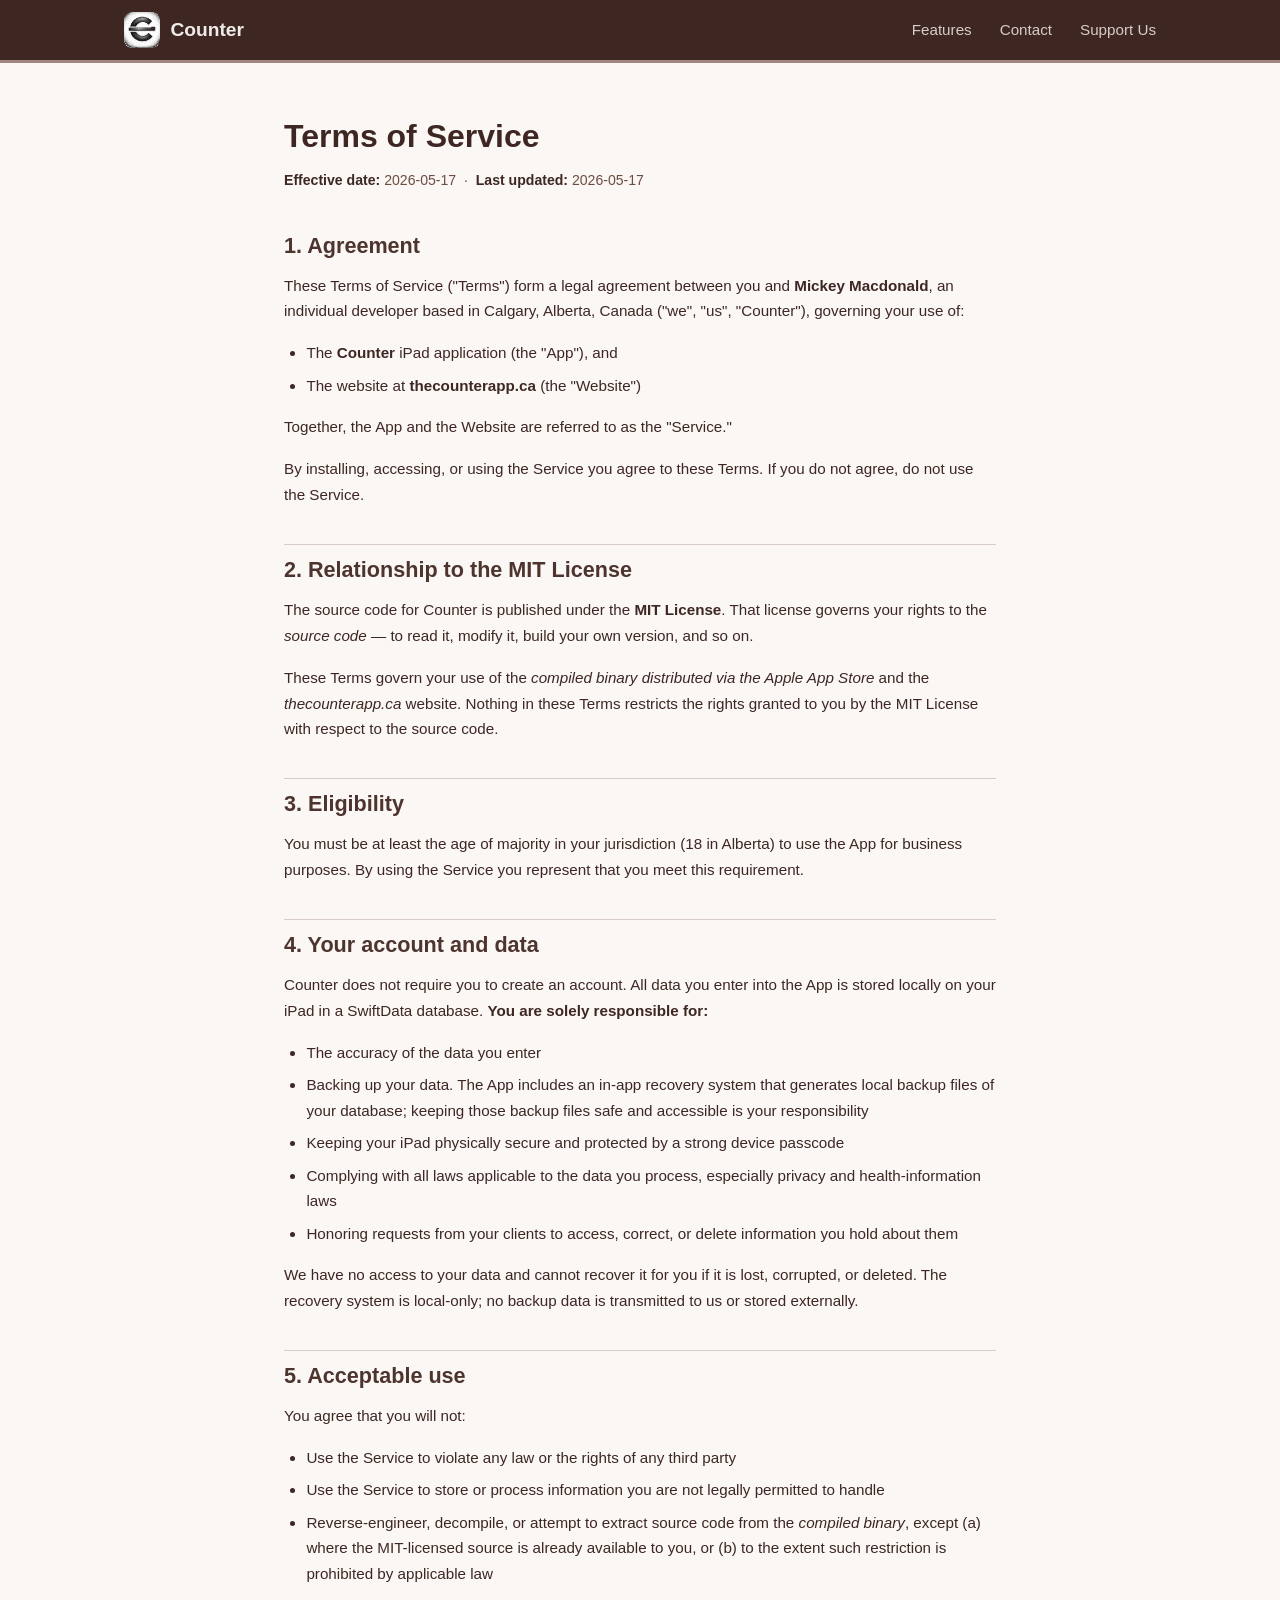
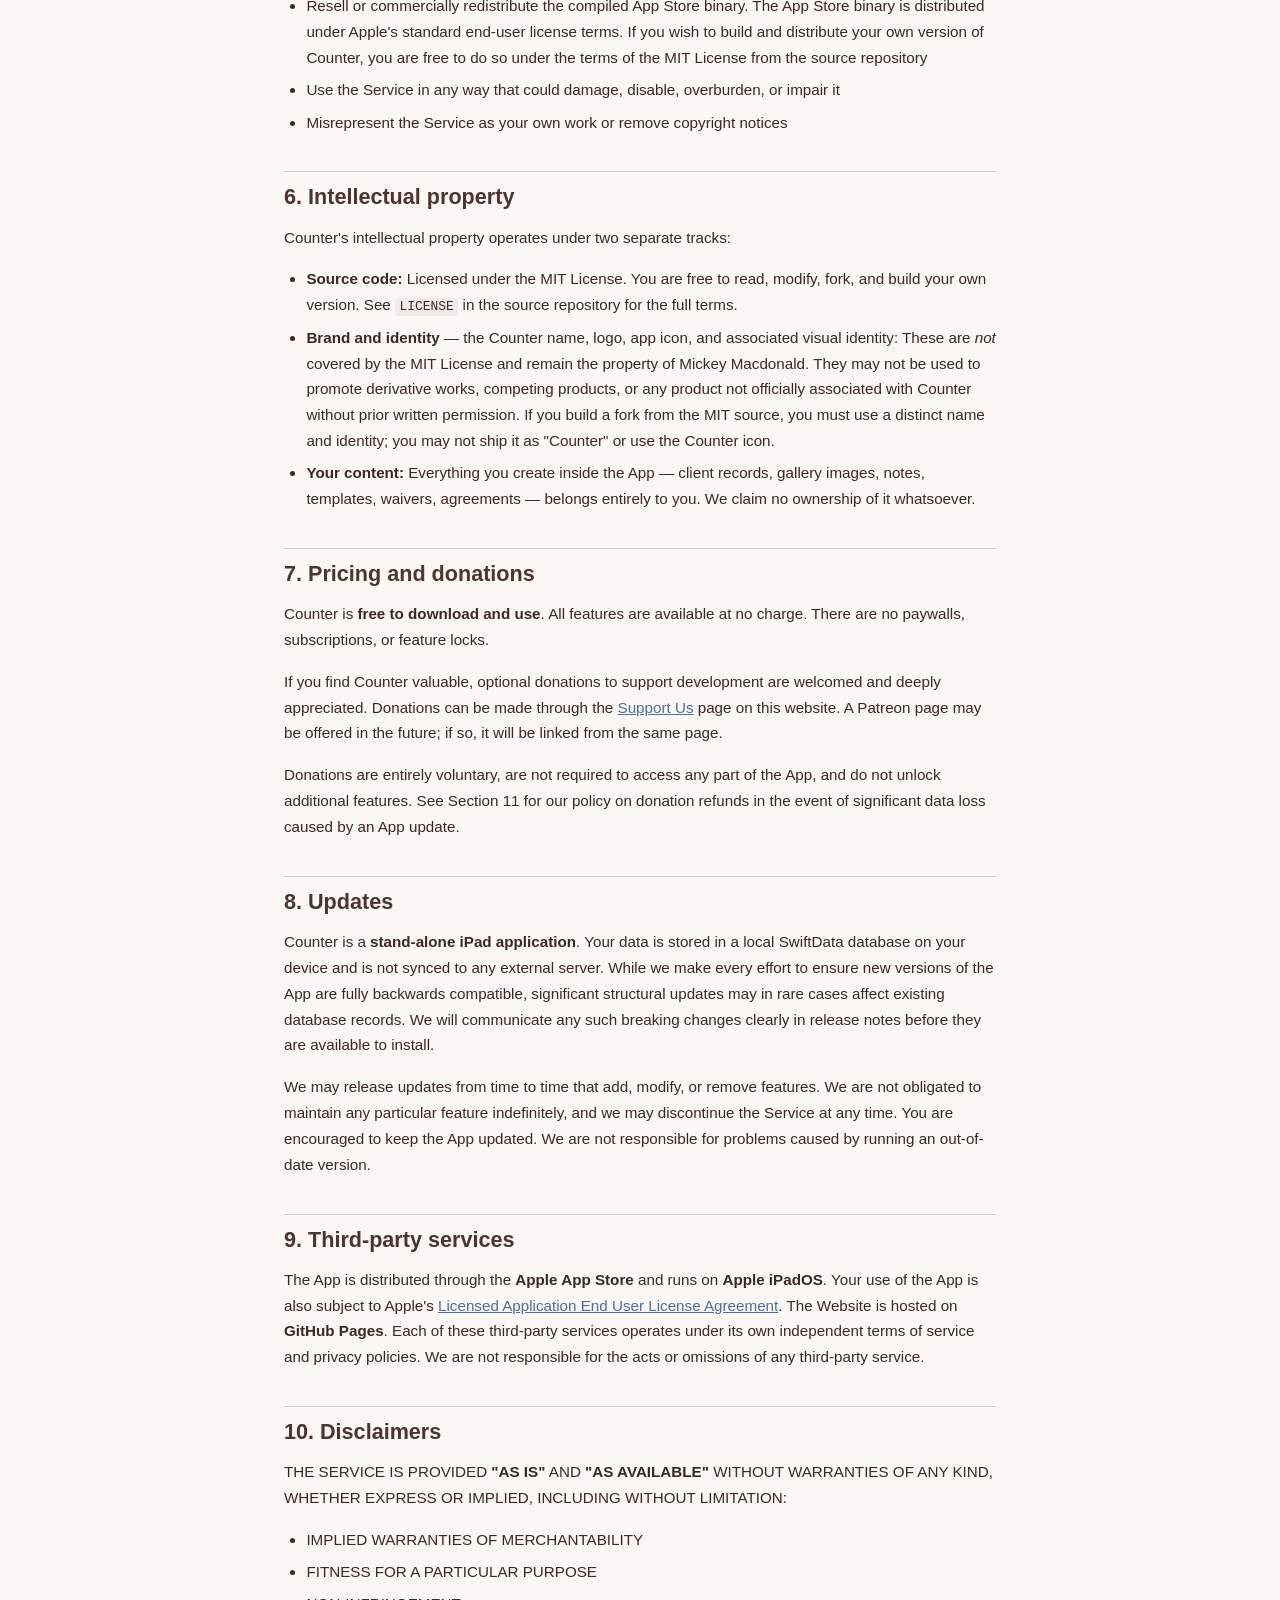
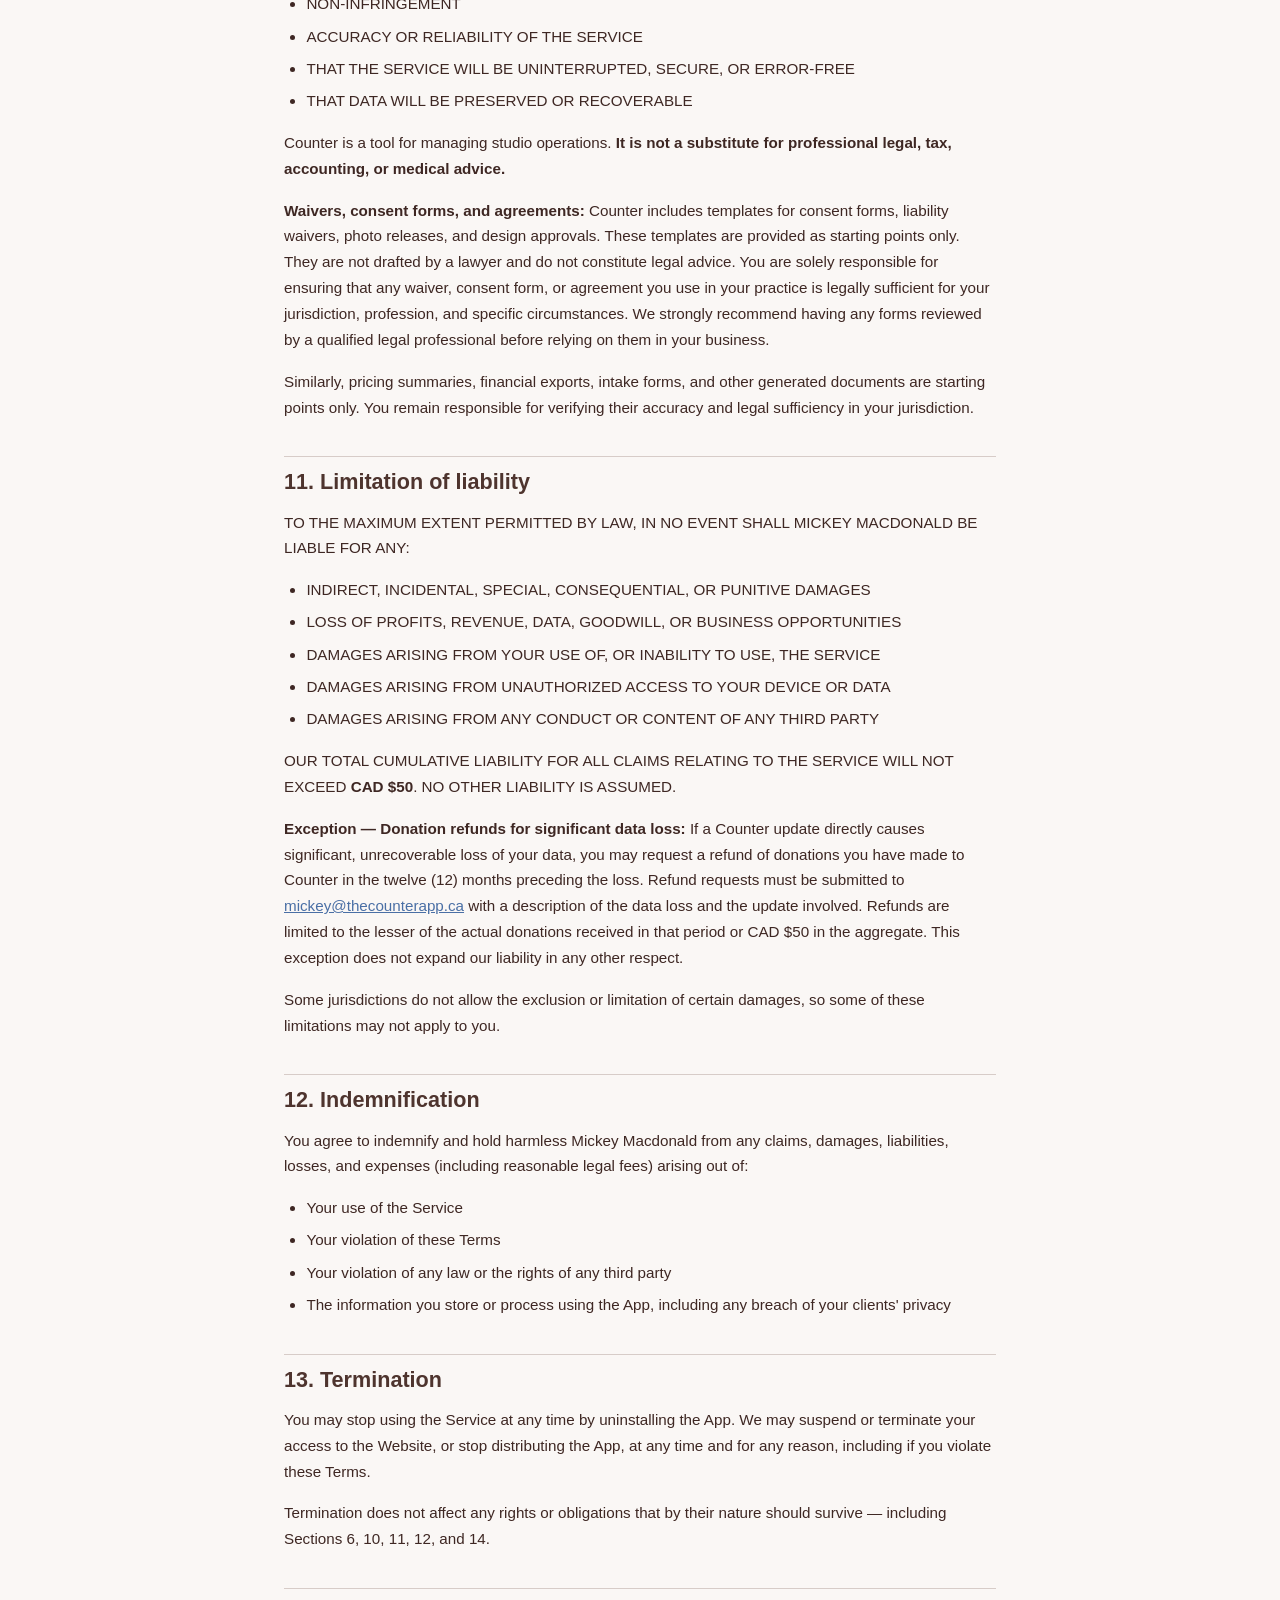
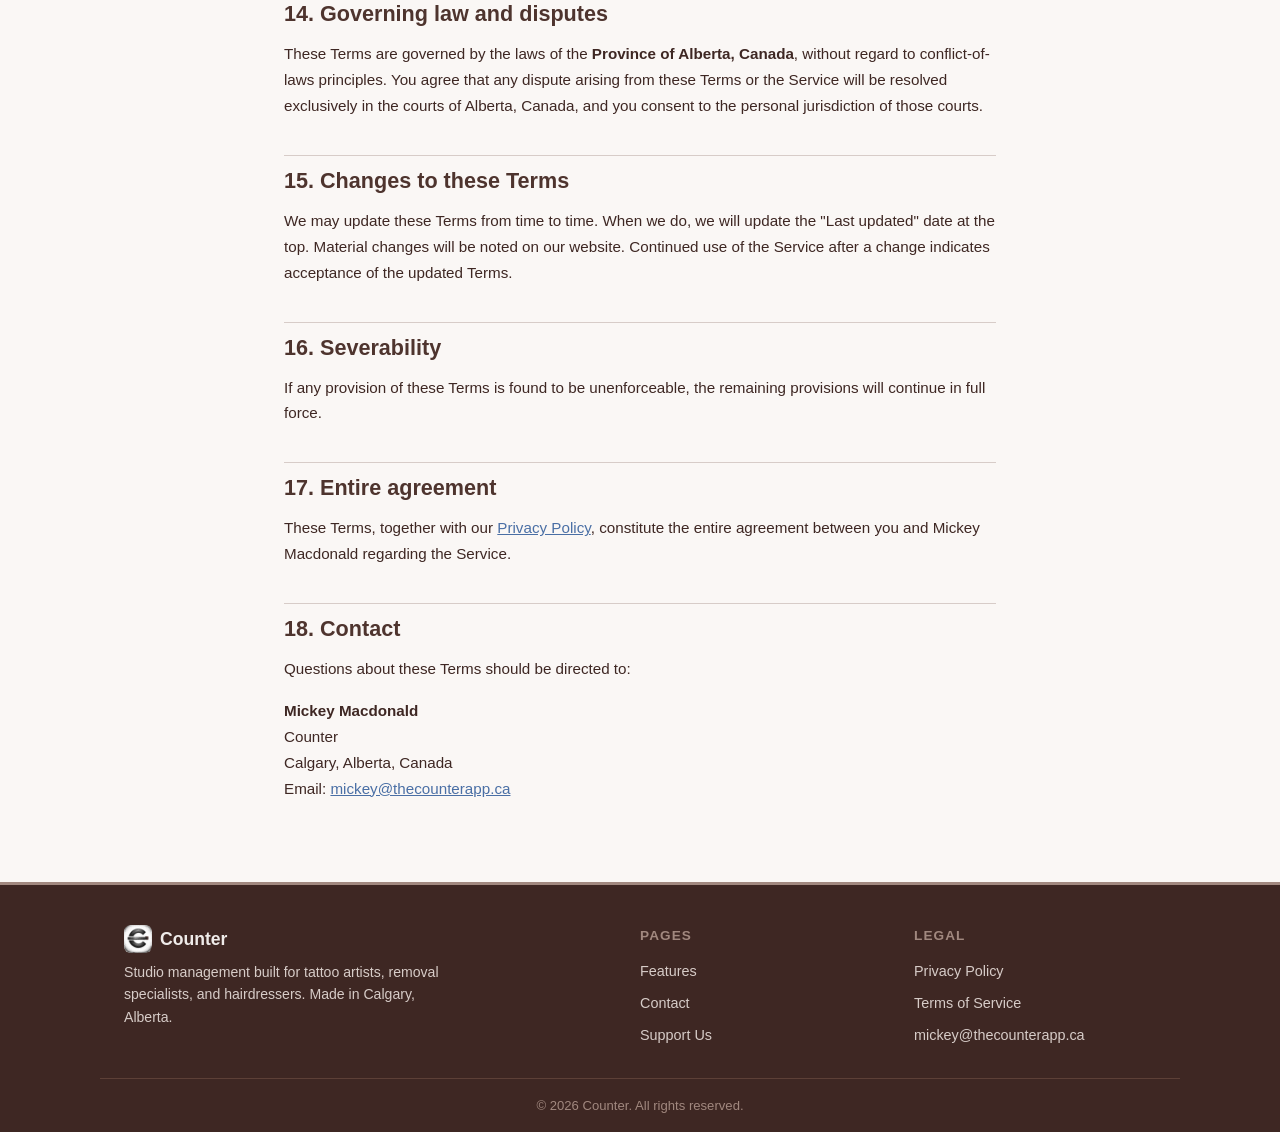
<file: docs/terms.html>
<!DOCTYPE html>
<html lang="en">
<head>
  <meta charset="UTF-8">
  <meta name="viewport" content="width=device-width, initial-scale=1.0">
  <title>Terms of Service &mdash; Counter</title>
  <link rel="icon" href="icon.png" type="image/png">
  <link rel="stylesheet" href="style.css">
</head>
<body>

<!-- ── Nav ── -->
<nav class="site-nav">
  <div class="nav-inner">
    <a href="index.html" class="nav-brand">
      <img src="icon.png" alt="Counter icon"> Counter
    </a>
    <button class="nav-toggle" aria-label="Menu" onclick="document.querySelector('.nav-links').classList.toggle('open')">
      <span></span><span></span><span></span>
    </button>
    <ul class="nav-links">
      <li><a href="index.html">Features</a></li>
      <li><a href="contact.html">Contact</a></li>
      <li><a href="donate.html">Support Us</a></li>
    </ul>
  </div>
</nav>

<main class="legal">

  <h1>Terms of Service</h1>
  <p class="legal-meta"><strong>Effective date:</strong> 2026-05-17 &nbsp;·&nbsp; <strong>Last updated:</strong> 2026-05-17</p>

  <h2>1. Agreement</h2>
  <p>These Terms of Service ("Terms") form a legal agreement between you and <strong>Mickey Macdonald</strong>, an individual developer based in Calgary, Alberta, Canada ("we", "us", "Counter"), governing your use of:</p>
  <ul>
    <li>The <strong>Counter</strong> iPad application (the "App"), and</li>
    <li>The website at <strong>thecounterapp.ca</strong> (the "Website")</li>
  </ul>
  <p>Together, the App and the Website are referred to as the "Service."</p>
  <p>By installing, accessing, or using the Service you agree to these Terms. If you do not agree, do not use the Service.</p>

  <h2>2. Relationship to the MIT License</h2>
  <p>The source code for Counter is published under the <strong>MIT License</strong>. That license governs your rights to the <em>source code</em> &mdash; to read it, modify it, build your own version, and so on.</p>
  <p>These Terms govern your use of the <em>compiled binary distributed via the Apple App Store</em> and the <em>thecounterapp.ca</em> website. Nothing in these Terms restricts the rights granted to you by the MIT License with respect to the source code.</p>

  <h2>3. Eligibility</h2>
  <p>You must be at least the age of majority in your jurisdiction (18 in Alberta) to use the App for business purposes. By using the Service you represent that you meet this requirement.</p>

  <h2>4. Your account and data</h2>
  <p>Counter does not require you to create an account. All data you enter into the App is stored locally on your iPad in a SwiftData database. <strong>You are solely responsible for:</strong></p>
  <ul>
    <li>The accuracy of the data you enter</li>
    <li>Backing up your data. The App includes an in-app recovery system that generates local backup files of your database; keeping those backup files safe and accessible is your responsibility</li>
    <li>Keeping your iPad physically secure and protected by a strong device passcode</li>
    <li>Complying with all laws applicable to the data you process, especially privacy and health-information laws</li>
    <li>Honoring requests from your clients to access, correct, or delete information you hold about them</li>
  </ul>
  <p>We have no access to your data and cannot recover it for you if it is lost, corrupted, or deleted. The recovery system is local-only; no backup data is transmitted to us or stored externally.</p>

  <h2>5. Acceptable use</h2>
  <p>You agree that you will not:</p>
  <ul>
    <li>Use the Service to violate any law or the rights of any third party</li>
    <li>Use the Service to store or process information you are not legally permitted to handle</li>
    <li>Reverse-engineer, decompile, or attempt to extract source code from the <em>compiled binary</em>, except (a) where the MIT-licensed source is already available to you, or (b) to the extent such restriction is prohibited by applicable law</li>
    <li>Resell or commercially redistribute the compiled App Store binary. The App Store binary is distributed under Apple's standard end-user license terms. If you wish to build and distribute your own version of Counter, you are free to do so under the terms of the MIT License from the source repository</li>
    <li>Use the Service in any way that could damage, disable, overburden, or impair it</li>
    <li>Misrepresent the Service as your own work or remove copyright notices</li>
  </ul>

  <h2>6. Intellectual property</h2>
  <p>Counter's intellectual property operates under two separate tracks:</p>
  <ul>
    <li><strong>Source code:</strong> Licensed under the MIT License. You are free to read, modify, fork, and build your own version. See <code>LICENSE</code> in the source repository for the full terms.</li>
    <li><strong>Brand and identity</strong> &mdash; the Counter name, logo, app icon, and associated visual identity: These are <em>not</em> covered by the MIT License and remain the property of Mickey Macdonald. They may not be used to promote derivative works, competing products, or any product not officially associated with Counter without prior written permission. If you build a fork from the MIT source, you must use a distinct name and identity; you may not ship it as "Counter" or use the Counter icon.</li>
    <li><strong>Your content:</strong> Everything you create inside the App &mdash; client records, gallery images, notes, templates, waivers, agreements &mdash; belongs entirely to you. We claim no ownership of it whatsoever.</li>
  </ul>

  <h2>7. Pricing and donations</h2>
  <p>Counter is <strong>free to download and use</strong>. All features are available at no charge. There are no paywalls, subscriptions, or feature locks.</p>
  <p>If you find Counter valuable, optional donations to support development are welcomed and deeply appreciated. Donations can be made through the <a href="donate.html">Support Us</a> page on this website. A Patreon page may be offered in the future; if so, it will be linked from the same page.</p>
  <p>Donations are entirely voluntary, are not required to access any part of the App, and do not unlock additional features. See Section 11 for our policy on donation refunds in the event of significant data loss caused by an App update.</p>

  <h2>8. Updates</h2>
  <p>Counter is a <strong>stand-alone iPad application</strong>. Your data is stored in a local SwiftData database on your device and is not synced to any external server. While we make every effort to ensure new versions of the App are fully backwards compatible, significant structural updates may in rare cases affect existing database records. We will communicate any such breaking changes clearly in release notes before they are available to install.</p>
  <p>We may release updates from time to time that add, modify, or remove features. We are not obligated to maintain any particular feature indefinitely, and we may discontinue the Service at any time. You are encouraged to keep the App updated. We are not responsible for problems caused by running an out-of-date version.</p>

  <h2>9. Third-party services</h2>
  <p>The App is distributed through the <strong>Apple App Store</strong> and runs on <strong>Apple iPadOS</strong>. Your use of the App is also subject to Apple's <a href="https://www.apple.com/legal/internet-services/itunes/dev/stdeula/">Licensed Application End User License Agreement</a>. The Website is hosted on <strong>GitHub Pages</strong>. Each of these third-party services operates under its own independent terms of service and privacy policies. We are not responsible for the acts or omissions of any third-party service.</p>

  <h2>10. Disclaimers</h2>
  <p>THE SERVICE IS PROVIDED <strong>"AS IS"</strong> AND <strong>"AS AVAILABLE"</strong> WITHOUT WARRANTIES OF ANY KIND, WHETHER EXPRESS OR IMPLIED, INCLUDING WITHOUT LIMITATION:</p>
  <ul>
    <li>IMPLIED WARRANTIES OF MERCHANTABILITY</li>
    <li>FITNESS FOR A PARTICULAR PURPOSE</li>
    <li>NON-INFRINGEMENT</li>
    <li>ACCURACY OR RELIABILITY OF THE SERVICE</li>
    <li>THAT THE SERVICE WILL BE UNINTERRUPTED, SECURE, OR ERROR-FREE</li>
    <li>THAT DATA WILL BE PRESERVED OR RECOVERABLE</li>
  </ul>
  <p>Counter is a tool for managing studio operations. <strong>It is not a substitute for professional legal, tax, accounting, or medical advice.</strong></p>
  <p><strong>Waivers, consent forms, and agreements:</strong> Counter includes templates for consent forms, liability waivers, photo releases, and design approvals. These templates are provided as starting points only. They are not drafted by a lawyer and do not constitute legal advice. You are solely responsible for ensuring that any waiver, consent form, or agreement you use in your practice is legally sufficient for your jurisdiction, profession, and specific circumstances. We strongly recommend having any forms reviewed by a qualified legal professional before relying on them in your business.</p>
  <p>Similarly, pricing summaries, financial exports, intake forms, and other generated documents are starting points only. You remain responsible for verifying their accuracy and legal sufficiency in your jurisdiction.</p>

  <h2>11. Limitation of liability</h2>
  <p>TO THE MAXIMUM EXTENT PERMITTED BY LAW, IN NO EVENT SHALL MICKEY MACDONALD BE LIABLE FOR ANY:</p>
  <ul>
    <li>INDIRECT, INCIDENTAL, SPECIAL, CONSEQUENTIAL, OR PUNITIVE DAMAGES</li>
    <li>LOSS OF PROFITS, REVENUE, DATA, GOODWILL, OR BUSINESS OPPORTUNITIES</li>
    <li>DAMAGES ARISING FROM YOUR USE OF, OR INABILITY TO USE, THE SERVICE</li>
    <li>DAMAGES ARISING FROM UNAUTHORIZED ACCESS TO YOUR DEVICE OR DATA</li>
    <li>DAMAGES ARISING FROM ANY CONDUCT OR CONTENT OF ANY THIRD PARTY</li>
  </ul>
  <p>OUR TOTAL CUMULATIVE LIABILITY FOR ALL CLAIMS RELATING TO THE SERVICE WILL NOT EXCEED <strong>CAD&nbsp;$50</strong>. NO OTHER LIABILITY IS ASSUMED.</p>
  <p><strong>Exception &mdash; Donation refunds for significant data loss:</strong> If a Counter update directly causes significant, unrecoverable loss of your data, you may request a refund of donations you have made to Counter in the twelve (12) months preceding the loss. Refund requests must be submitted to <a href="mailto:mickey@thecounterapp.ca">mickey@thecounterapp.ca</a> with a description of the data loss and the update involved. Refunds are limited to the lesser of the actual donations received in that period or CAD&nbsp;$50 in the aggregate. This exception does not expand our liability in any other respect.</p>
  <p>Some jurisdictions do not allow the exclusion or limitation of certain damages, so some of these limitations may not apply to you.</p>

  <h2>12. Indemnification</h2>
  <p>You agree to indemnify and hold harmless Mickey Macdonald from any claims, damages, liabilities, losses, and expenses (including reasonable legal fees) arising out of:</p>
  <ul>
    <li>Your use of the Service</li>
    <li>Your violation of these Terms</li>
    <li>Your violation of any law or the rights of any third party</li>
    <li>The information you store or process using the App, including any breach of your clients' privacy</li>
  </ul>

  <h2>13. Termination</h2>
  <p>You may stop using the Service at any time by uninstalling the App. We may suspend or terminate your access to the Website, or stop distributing the App, at any time and for any reason, including if you violate these Terms.</p>
  <p>Termination does not affect any rights or obligations that by their nature should survive &mdash; including Sections 6, 10, 11, 12, and 14.</p>

  <h2>14. Governing law and disputes</h2>
  <p>These Terms are governed by the laws of the <strong>Province of Alberta, Canada</strong>, without regard to conflict-of-laws principles. You agree that any dispute arising from these Terms or the Service will be resolved exclusively in the courts of Alberta, Canada, and you consent to the personal jurisdiction of those courts.</p>

  <h2>15. Changes to these Terms</h2>
  <p>We may update these Terms from time to time. When we do, we will update the "Last updated" date at the top. Material changes will be noted on our website. Continued use of the Service after a change indicates acceptance of the updated Terms.</p>

  <h2>16. Severability</h2>
  <p>If any provision of these Terms is found to be unenforceable, the remaining provisions will continue in full force.</p>

  <h2>17. Entire agreement</h2>
  <p>These Terms, together with our <a href="privacy.html">Privacy Policy</a>, constitute the entire agreement between you and Mickey Macdonald regarding the Service.</p>

  <h2>18. Contact</h2>
  <p>Questions about these Terms should be directed to:</p>
  <p>
    <strong>Mickey Macdonald</strong><br>
    Counter<br>
    Calgary, Alberta, Canada<br>
    Email: <a href="mailto:mickey@thecounterapp.ca">mickey@thecounterapp.ca</a>
  </p>

</main>

<!-- ── Footer ── -->
<footer class="site-footer">
  <div class="footer-inner">
    <div>
      <div class="footer-brand"><img src="icon.png" alt="Counter"> Counter</div>
      <p style="font-size:0.88rem;max-width:320px;line-height:1.6;">Studio management built for tattoo artists, removal specialists, and hairdressers. Made in Calgary, Alberta.</p>
    </div>
    <div class="footer-col">
      <h4>Pages</h4>
      <ul>
        <li><a href="index.html">Features</a></li>
        <li><a href="contact.html">Contact</a></li>
        <li><a href="donate.html">Support Us</a></li>
      </ul>
    </div>
    <div class="footer-col">
      <h4>Legal</h4>
      <ul>
        <li><a href="privacy.html">Privacy Policy</a></li>
        <li><a href="terms.html">Terms of Service</a></li>
        <li><a href="mailto:mickey@thecounterapp.ca">mickey@thecounterapp.ca</a></li>
      </ul>
    </div>
  </div>
  <div class="footer-bottom">
    &copy; 2026 Counter. All rights reserved.
  </div>
</footer>

</body>
</html>
</file>
<file: docs/style.css>
/* ── Counter – GitHub Pages Prototype ── */

:root {
  --espresso:   #3E2723;
  --dark-brown: #4E342E;
  --brown:      #5D4037;
  --warm-brown: #6D4C41;
  --tan:        #A1887F;
  --light-tan:  #D7CCC8;
  --cream:      #EFEBE9;
  --off-white:  #FAF7F5;
  --white:      #FFFFFF;
  --accent:     #4A6FA5;   /* muted blue from the icon pencil */
  --accent-hover:#3B5998;
  --text:       #3E2723;
  --text-light: #6D4C41;
}

/* ── Reset & Base ── */
*, *::before, *::after { box-sizing: border-box; margin: 0; padding: 0; }

html { scroll-behavior: smooth; }

body {
  font-family: -apple-system, BlinkMacSystemFont, "Segoe UI", Roboto, Helvetica, Arial, sans-serif;
  color: var(--text);
  background: var(--off-white);
  line-height: 1.6;
  -webkit-font-smoothing: antialiased;
}

img { max-width: 100%; display: block; }
a { color: var(--accent); text-decoration: none; }
a:hover { color: var(--accent-hover); }

/* ── Nav ── */
.site-nav {
  position: sticky;
  top: 0;
  z-index: 100;
  background: var(--espresso);
  border-bottom: 3px solid var(--tan);
}

.nav-inner {
  max-width: 1080px;
  margin: 0 auto;
  display: flex;
  align-items: center;
  justify-content: space-between;
  padding: 0.75rem 1.5rem;
}

.nav-brand {
  display: flex;
  align-items: center;
  gap: 0.65rem;
  color: var(--cream);
  font-weight: 700;
  font-size: 1.2rem;
  text-decoration: none;
}

.nav-brand img {
  width: 36px;
  height: 36px;
  border-radius: 8px;
}

.nav-links {
  display: flex;
  gap: 1.75rem;
  list-style: none;
}

.nav-links a {
  color: var(--light-tan);
  font-size: 0.95rem;
  font-weight: 500;
  transition: color 0.2s;
}

.nav-links a:hover,
.nav-links a.active {
  color: var(--white);
}

/* mobile nav toggle */
.nav-toggle { display: none; background: none; border: none; cursor: pointer; }
.nav-toggle span {
  display: block;
  width: 24px;
  height: 2px;
  background: var(--cream);
  margin: 5px 0;
  transition: 0.3s;
}

@media (max-width: 640px) {
  .nav-toggle { display: block; }
  .nav-links {
    display: none;
    flex-direction: column;
    position: absolute;
    top: 100%;
    left: 0;
    right: 0;
    background: var(--espresso);
    padding: 1rem 1.5rem;
    gap: 1rem;
    border-bottom: 3px solid var(--tan);
  }
  .nav-links.open { display: flex; }
}

/* ── Hero ── */
.hero {
  text-align: center;
  padding: 4rem 1.5rem 3rem;
  background: linear-gradient(170deg, var(--espresso) 0%, var(--dark-brown) 100%);
  color: var(--cream);
}

.hero-icon {
  width: 100px;
  height: 100px;
  border-radius: 22px;
  margin: 0 auto 1.5rem;
  box-shadow: 0 8px 30px rgba(0,0,0,0.3);
}

.hero h1 {
  font-size: 2.4rem;
  font-weight: 800;
  margin-bottom: 0.5rem;
}

.hero .tagline {
  font-size: 1.15rem;
  color: var(--light-tan);
  max-width: 540px;
  margin: 0 auto 2rem;
}

/* ── Buttons ── */
.btn {
  display: inline-block;
  padding: 0.75rem 1.75rem;
  border-radius: 10px;
  font-weight: 600;
  font-size: 0.95rem;
  transition: background 0.2s, transform 0.15s;
  cursor: pointer;
  border: none;
}

.btn:hover { transform: translateY(-1px); }

.btn-primary {
  background: var(--accent);
  color: var(--white);
}
.btn-primary:hover { background: var(--accent-hover); color: var(--white); }

.btn-outline {
  background: transparent;
  color: var(--cream);
  border: 2px solid var(--tan);
}
.btn-outline:hover { background: var(--tan); color: var(--espresso); }

.btn-warm {
  background: var(--warm-brown);
  color: var(--white);
}
.btn-warm:hover { background: var(--brown); color: var(--white); }

.hero-buttons {
  display: flex;
  gap: 1rem;
  justify-content: center;
  flex-wrap: wrap;
}

/* ── Section Containers ── */
.section {
  max-width: 1080px;
  margin: 0 auto;
  padding: 3.5rem 1.5rem;
}

.section-title {
  font-size: 1.8rem;
  font-weight: 700;
  text-align: center;
  margin-bottom: 0.5rem;
  color: var(--espresso);
}

.section-subtitle {
  text-align: center;
  color: var(--text-light);
  margin-bottom: 2.5rem;
  max-width: 600px;
  margin-left: auto;
  margin-right: auto;
}

/* ── Feature Cards ── */
.features-grid {
  display: grid;
  grid-template-columns: repeat(auto-fill, minmax(300px, 1fr));
  gap: 1.5rem;
}

.feature-card {
  background: var(--white);
  border: 1px solid var(--light-tan);
  border-radius: 14px;
  padding: 1.75rem;
  transition: box-shadow 0.2s, transform 0.2s;
}

.feature-card:hover {
  box-shadow: 0 6px 24px rgba(62,39,35,0.1);
  transform: translateY(-2px);
}

.feature-card .icon {
  font-size: 1.6rem;
  margin-bottom: 0.75rem;
}

.feature-card h3 {
  font-size: 1.1rem;
  font-weight: 700;
  margin-bottom: 0.4rem;
  color: var(--dark-brown);
}

.feature-card p {
  font-size: 0.92rem;
  color: var(--text-light);
  line-height: 1.55;
}

/* ── Highlight Banner ── */
.highlight {
  background: var(--cream);
  border-top: 1px solid var(--light-tan);
  border-bottom: 1px solid var(--light-tan);
}

.highlight .section {
  text-align: center;
}

.highlight-grid {
  display: grid;
  grid-template-columns: repeat(auto-fit, minmax(180px, 1fr));
  gap: 1.5rem;
  margin-top: 2rem;
}

.highlight-item {
  padding: 1rem;
}

.highlight-item .num {
  font-size: 2rem;
  font-weight: 800;
  color: var(--brown);
}

.highlight-item .label {
  font-size: 0.9rem;
  color: var(--text-light);
}

/* ── Contact / Form Styles ── */
.contact-layout {
  display: grid;
  grid-template-columns: 1fr 1fr;
  gap: 3rem;
  align-items: start;
}

@media (max-width: 720px) {
  .contact-layout { grid-template-columns: 1fr; }
}

.contact-info h2 {
  font-size: 1.5rem;
  color: var(--espresso);
  margin-bottom: 1rem;
}

.contact-info p {
  color: var(--text-light);
  margin-bottom: 1.5rem;
  line-height: 1.7;
}

.contact-detail {
  display: flex;
  align-items: flex-start;
  gap: 0.75rem;
  margin-bottom: 1.25rem;
}

.contact-detail .cd-icon {
  font-size: 1.2rem;
  flex-shrink: 0;
  margin-top: 0.15rem;
}

.contact-detail .cd-text {
  font-size: 0.95rem;
  color: var(--text);
}

.contact-detail .cd-text a { color: var(--accent); }

.form-card {
  background: var(--white);
  border: 1px solid var(--light-tan);
  border-radius: 14px;
  padding: 2rem;
}

.form-card h3 {
  font-size: 1.2rem;
  margin-bottom: 1.25rem;
  color: var(--espresso);
}

.form-group {
  margin-bottom: 1rem;
}

.form-group label {
  display: block;
  font-size: 0.85rem;
  font-weight: 600;
  color: var(--brown);
  margin-bottom: 0.3rem;
}

.form-group input,
.form-group textarea,
.form-group select {
  width: 100%;
  padding: 0.65rem 0.85rem;
  border: 1px solid var(--light-tan);
  border-radius: 8px;
  font-size: 0.95rem;
  font-family: inherit;
  background: var(--off-white);
  color: var(--text);
  transition: border-color 0.2s;
}

.form-group input:focus,
.form-group textarea:focus,
.form-group select:focus {
  outline: none;
  border-color: var(--tan);
  box-shadow: 0 0 0 3px rgba(161,136,127,0.15);
}

.form-group textarea { resize: vertical; min-height: 100px; }

/* ── Donate Styles ── */
/* ── Donate Tiers (matches in-app layout) ── */
.donate-tiers {
  display: flex;
  flex-direction: column;
  gap: 1rem;
  max-width: 620px;
  margin: 0 auto 2rem;
}

.tier-card {
  background: var(--white);
  border: 1px solid var(--light-tan);
  border-radius: 16px;
  padding: 1.25rem 1.5rem;
  transition: box-shadow 0.2s;
  box-shadow: 0 2px 8px rgba(0,0,0,0.06);
  position: relative;
}

.tier-card:hover {
  box-shadow: 0 6px 24px rgba(62,39,35,0.1);
}

.tier-card.featured::before {
  content: "Popular";
  position: absolute;
  top: -11px;
  right: 16px;
  background: var(--accent);
  color: var(--white);
  font-size: 0.7rem;
  font-weight: 700;
  padding: 0.2rem 0.75rem;
  border-radius: 20px;
  letter-spacing: 0.03em;
}

.tier-header {
  display: flex;
  align-items: center;
  gap: 0.85rem;
  margin-bottom: 0.75rem;
}

.tier-icon {
  width: 44px;
  height: 44px;
  border-radius: 10px;
  display: flex;
  align-items: center;
  justify-content: center;
  font-size: 1.2rem;
  flex-shrink: 0;
}

.tier-card .tier-name {
  font-weight: 700;
  font-size: 1rem;
  color: var(--dark-brown);
  line-height: 1.2;
}

.tier-price-row {
  display: flex;
  align-items: baseline;
  gap: 0.3rem;
}

.tier-card .tier-price {
  font-size: 1rem;
  font-weight: 600;
}

.tier-card .tier-freq {
  font-size: 0.8rem;
  color: var(--text-light);
}

.tier-card .tier-desc {
  font-size: 0.9rem;
  color: var(--text);
  opacity: 0.85;
  line-height: 1.55;
  margin-bottom: 0.5rem;
}

.tier-card .tier-footnote {
  font-size: 0.8rem;
  color: var(--text-light);
  margin-bottom: 0.75rem;
  line-height: 1.5;
}

.tier-btn-row {
  display: flex;
  align-items: center;
}

.tier-status {
  font-size: 0.9rem;
  font-weight: 500;
  color: var(--text-light);
}

.tier-btn {
  width: 100%;
  text-align: center;
}

/* ── Footer ── */
.site-footer {
  background: var(--espresso);
  color: var(--light-tan);
  border-top: 3px solid var(--tan);
}

.footer-inner {
  max-width: 1080px;
  margin: 0 auto;
  padding: 2.5rem 1.5rem 1.5rem;
  display: grid;
  grid-template-columns: 2fr 1fr 1fr;
  gap: 2rem;
}

@media (max-width: 640px) {
  .footer-inner { grid-template-columns: 1fr; }
}

.footer-brand {
  display: flex;
  align-items: center;
  gap: 0.5rem;
  font-weight: 700;
  font-size: 1.1rem;
  color: var(--cream);
  margin-bottom: 0.5rem;
}

.footer-brand img {
  width: 28px;
  height: 28px;
  border-radius: 6px;
}

.footer-col h4 {
  font-size: 0.85rem;
  text-transform: uppercase;
  letter-spacing: 0.08em;
  color: var(--tan);
  margin-bottom: 0.75rem;
}

.footer-col ul { list-style: none; }
.footer-col ul li { margin-bottom: 0.4rem; }
.footer-col ul a {
  color: var(--light-tan);
  font-size: 0.9rem;
  transition: color 0.2s;
}
.footer-col ul a:hover { color: var(--white); }

.footer-bottom {
  max-width: 1080px;
  margin: 0 auto;
  padding: 1rem 1.5rem;
  border-top: 1px solid var(--brown);
  text-align: center;
  font-size: 0.82rem;
  color: var(--tan);
}

/* ── Legal Pages (Privacy / Terms) ── */
.legal {
  max-width: 760px;
  margin: 0 auto;
  padding: 3rem 1.5rem 4rem;
  color: var(--text);
}

.legal h1 {
  font-size: 2rem;
  font-weight: 800;
  color: var(--espresso);
  margin-bottom: 0.4rem;
}

.legal .legal-meta {
  color: var(--text-light);
  font-size: 0.88rem;
  margin-bottom: 2rem;
}

.legal h2 {
  font-size: 1.35rem;
  font-weight: 700;
  color: var(--dark-brown);
  margin: 2.25rem 0 0.6rem;
  padding-top: 0.5rem;
  border-top: 1px solid var(--light-tan);
}

.legal h2:first-of-type { border-top: none; padding-top: 0; }

.legal h3 {
  font-size: 1.05rem;
  font-weight: 700;
  color: var(--brown);
  margin: 1.5rem 0 0.4rem;
}

.legal p,
.legal ul,
.legal ol {
  font-size: 0.95rem;
  line-height: 1.7;
  margin-bottom: 1rem;
  color: var(--text);
}

.legal ul,
.legal ol {
  padding-left: 1.4rem;
}

.legal li { margin-bottom: 0.4rem; }

.legal strong { color: var(--espresso); }

.legal a { color: var(--accent); text-decoration: underline; }
.legal a:hover { color: var(--accent-hover); }

.legal code {
  font-family: ui-monospace, SFMono-Regular, Menlo, monospace;
  font-size: 0.85em;
  background: var(--cream);
  padding: 0.1em 0.35em;
  border-radius: 4px;
}

.legal hr {
  border: none;
  border-top: 1px solid var(--light-tan);
  margin: 2rem 0;
}

/* Loud DRAFT banner — must be impossible to miss */
.draft-banner {
  background: #FFF4E5;
  border: 2px solid #C77700;
  border-left: 6px solid #C77700;
  border-radius: 10px;
  padding: 1.25rem 1.5rem;
  margin-bottom: 2rem;
  color: #5A3300;
}

.draft-banner .draft-label {
  display: inline-block;
  background: #C77700;
  color: var(--white);
  font-weight: 800;
  font-size: 0.78rem;
  letter-spacing: 0.08em;
  text-transform: uppercase;
  padding: 0.25rem 0.6rem;
  border-radius: 4px;
  margin-bottom: 0.6rem;
}

.draft-banner h2 {
  border: none;
  padding: 0;
  margin: 0 0 0.5rem;
  font-size: 1.15rem;
  color: #5A3300;
}

.draft-banner p {
  font-size: 0.92rem;
  margin-bottom: 0.5rem;
  color: #5A3300;
}

.draft-banner p:last-child { margin-bottom: 0; }

/* Inline VERIFY / DECIDE flags inside the body copy */
.legal .flag {
  display: inline-block;
  background: #FFF4E5;
  border: 1px solid #C77700;
  color: #5A3300;
  font-size: 0.78rem;
  font-weight: 600;
  padding: 0.05rem 0.4rem;
  border-radius: 4px;
  margin: 0 0.15rem;
  vertical-align: baseline;
}

/* Review checklist at the bottom of each draft */
.review-checklist {
  background: var(--cream);
  border: 1px solid var(--light-tan);
  border-radius: 10px;
  padding: 1.25rem 1.5rem;
  margin-top: 2rem;
}

.review-checklist h2 {
  border: none;
  padding: 0;
  margin: 0 0 0.75rem;
  font-size: 1.1rem;
}

.review-checklist ul {
  list-style: none;
  padding-left: 0;
  margin-bottom: 0;
}

.review-checklist li {
  font-size: 0.9rem;
  padding-left: 1.6rem;
  position: relative;
  margin-bottom: 0.4rem;
}

.review-checklist li::before {
  content: "☐";
  position: absolute;
  left: 0;
  top: 0;
  color: var(--brown);
  font-size: 1rem;
}

/* ── Utility ── */
.text-center { text-align: center; }
.mt-2 { margin-top: 2rem; }
.mb-1 { margin-bottom: 1rem; }
</file>
